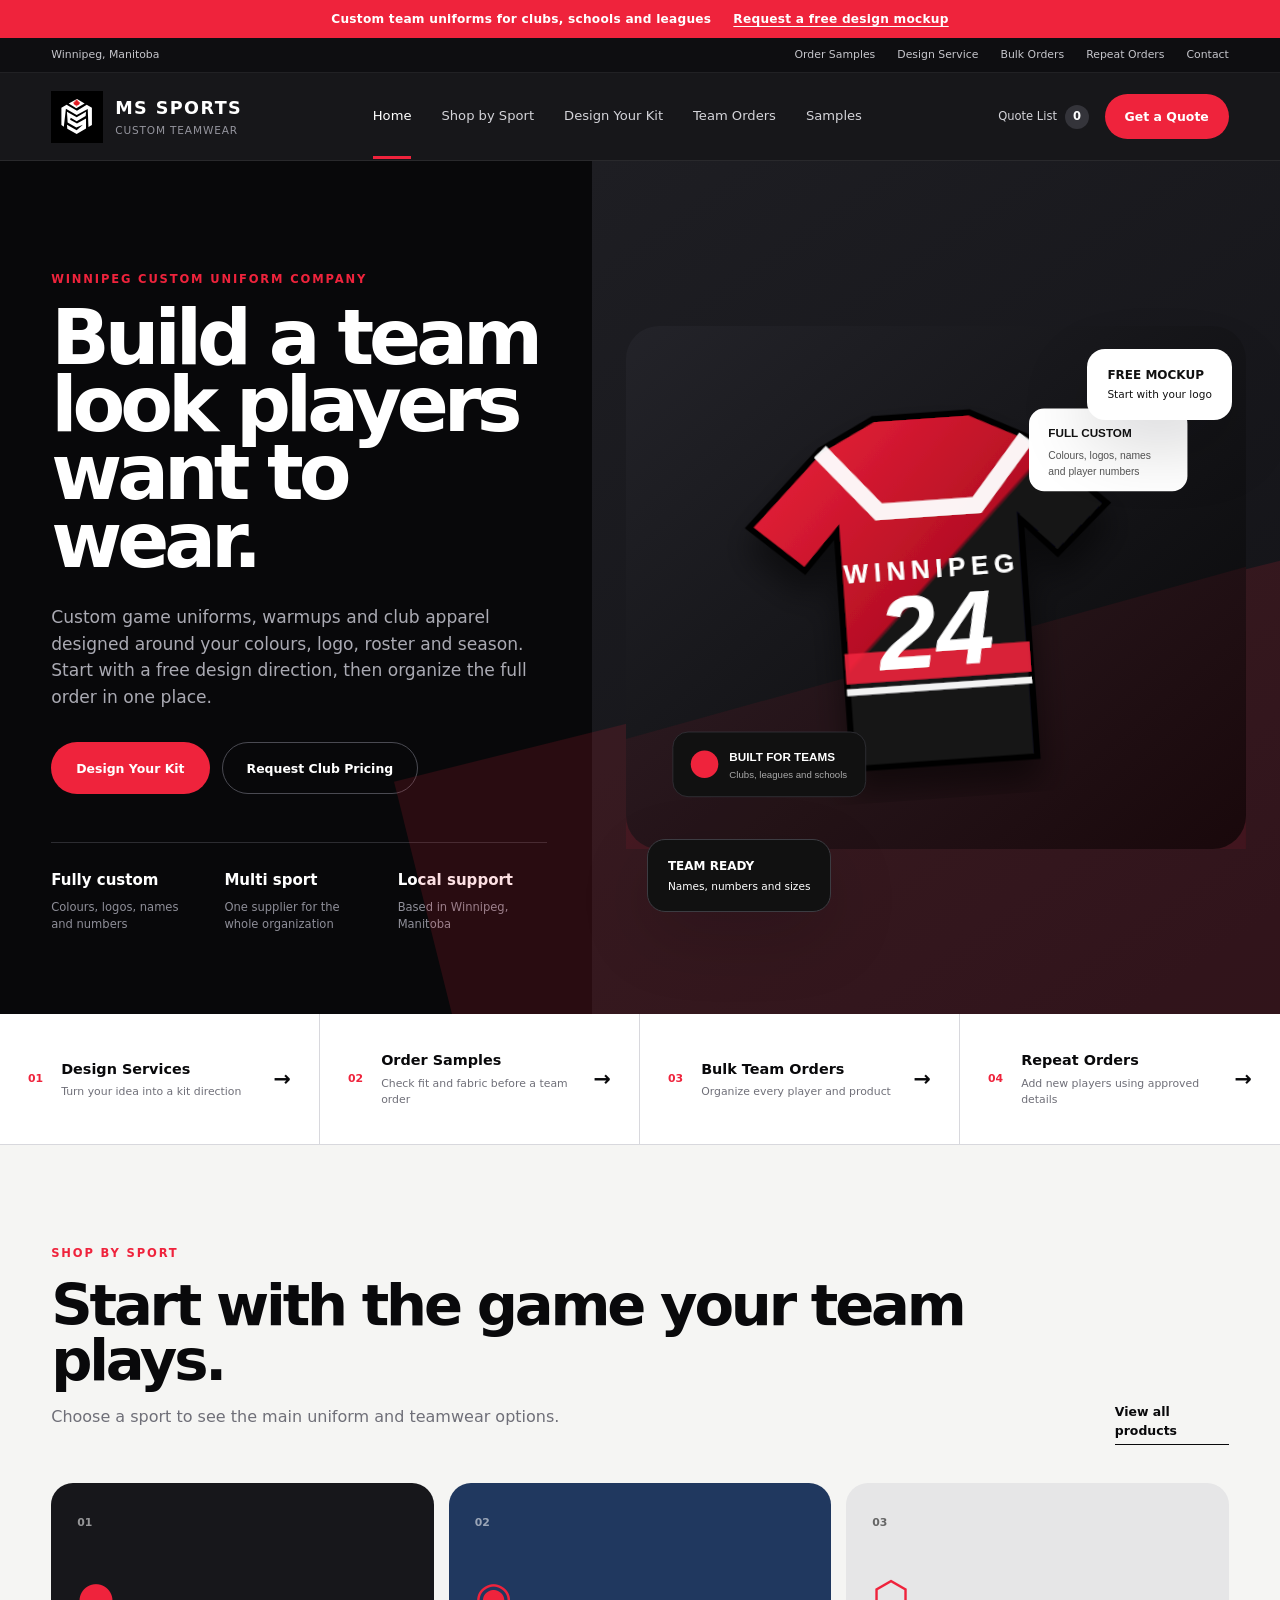
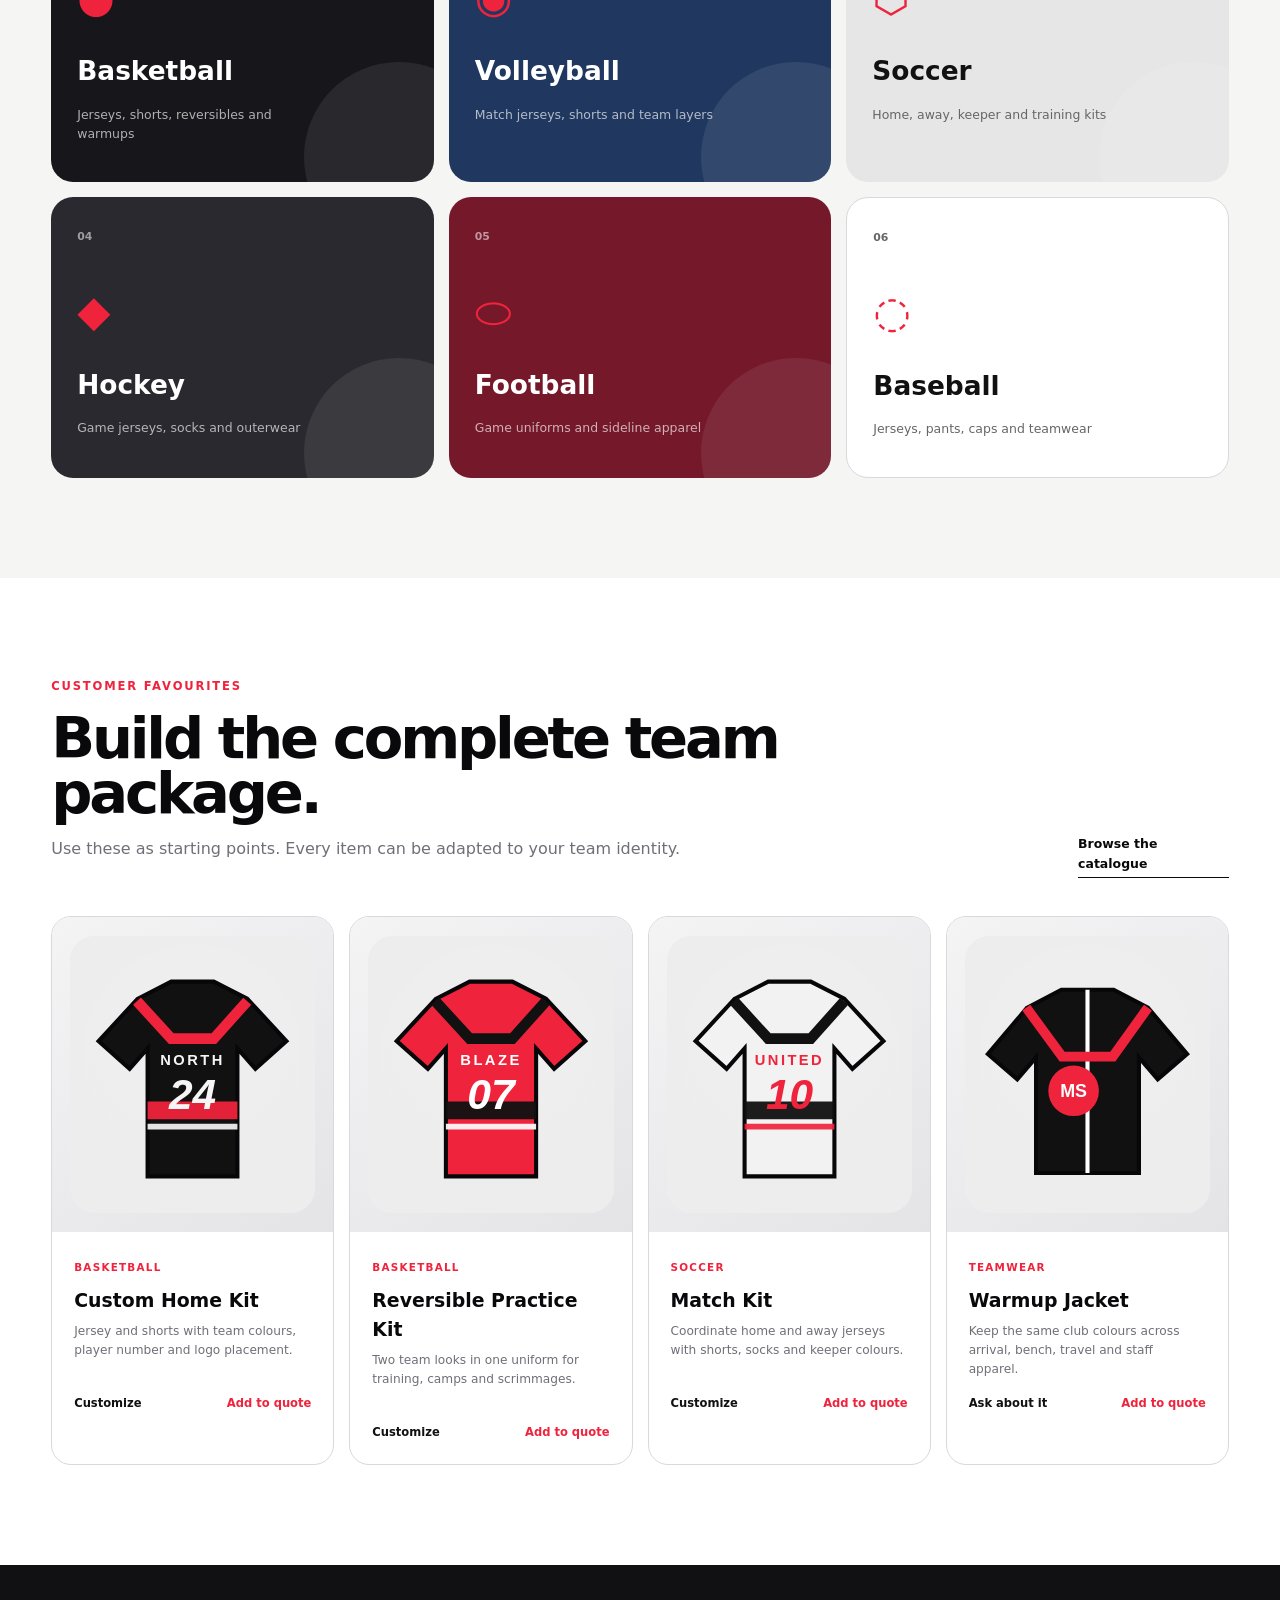
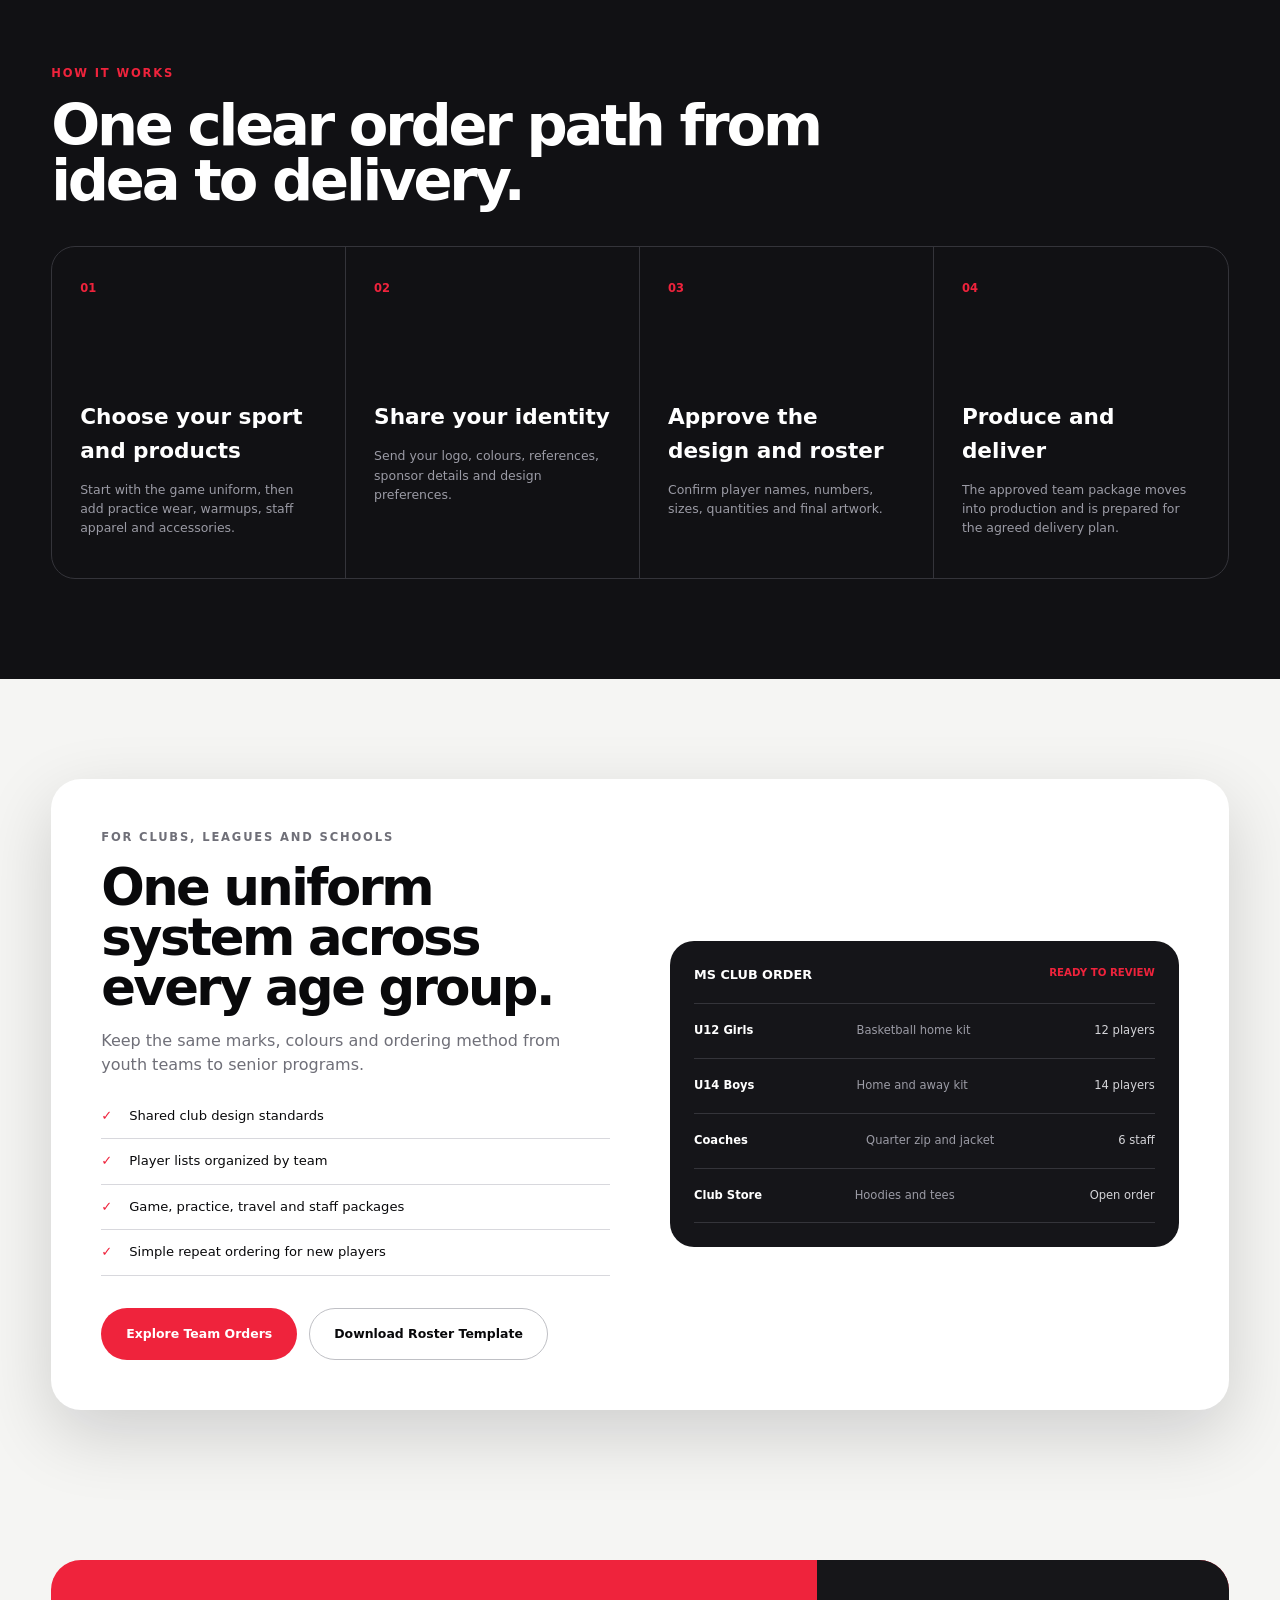
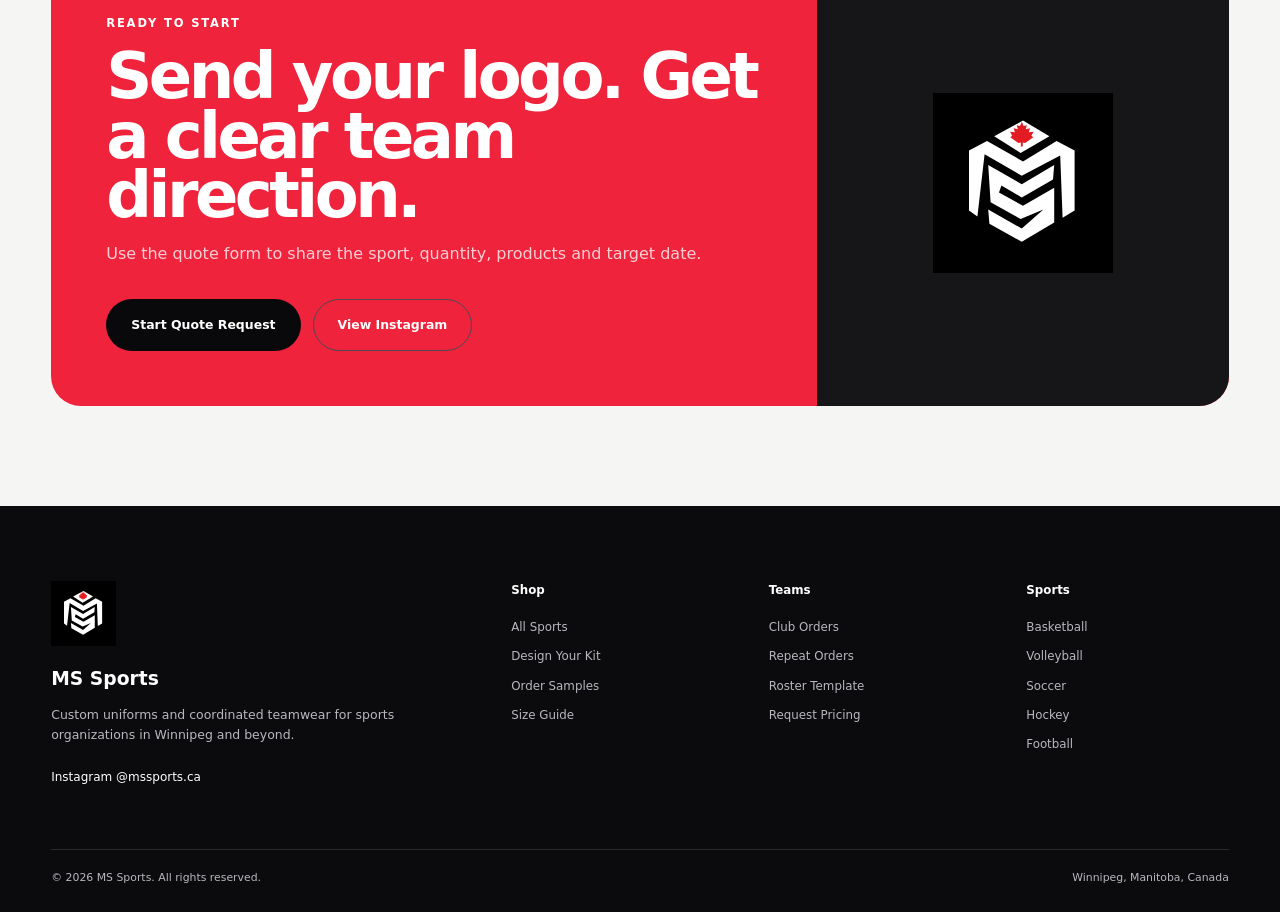
<file: index.html>
<!doctype html>
<html lang="en"><head><meta charset="utf-8"><meta name="viewport" content="width=device-width,initial-scale=1"><meta name="description" content="Custom sports uniforms, teamwear and club ordering from MS Sports in Winnipeg, Manitoba."><meta name="theme-color" content="#0b0b0d"><title>MS Sports | Custom Team Uniforms in Winnipeg</title><link rel="icon" href="assets/images/logo.svg"><link rel="stylesheet" href="assets/css/styles.css"></head>
<body data-page="home">
<div class="announcement">
  <span>Custom team uniforms for clubs, schools and leagues</span>
  <a href="contact.html">Request a free design mockup</a>
</div>
<div class="utility-bar">
  <div class="utility-inner">
    <span>Winnipeg, Manitoba</span>
    <nav aria-label="Quick links">
      <a href="samples.html">Order Samples</a>
      <a href="customize.html">Design Service</a>
      <a href="team_orders.html">Bulk Orders</a>
      <a href="repeat_orders.html">Repeat Orders</a>
      <a href="contact.html">Contact</a>
    </nav>
  </div>
</div>
<header class="site-header">
  <a class="brand" href="index.html" aria-label="MS Sports home">
    <img src="assets/images/logo.svg" alt="MS Sports logo">
    <span><strong>MS SPORTS</strong><small>Custom Teamwear</small></span>
  </a>
  <button class="menu-toggle" type="button" aria-expanded="false" aria-controls="main-nav"><span></span><span></span><span></span><span class="sr-only">Open navigation</span></button>
  <nav id="main-nav" class="main-nav" aria-label="Main navigation">
    <a href="index.html" data-nav="home">Home</a>
    <a href="products.html" data-nav="products">Shop by Sport</a>
    <a href="customize.html" data-nav="customize">Design Your Kit</a>
    <a href="team_orders.html" data-nav="teams">Team Orders</a>
    <a href="samples.html" data-nav="samples">Samples</a>
  </nav>
  <div class="header-actions">
    <a class="quote-bag" href="contact.html#quote"><span>Quote List</span><b data-quote-count>0</b></a>
    <a class="nav-cta" href="contact.html">Get a Quote</a>
  </div>
</header>
<main>
<section class="hero">
  <div class="hero-grid">
    <div class="hero-copy reveal">
      <p class="kicker">Winnipeg custom uniform company</p>
      <h1>Build a team look players want to wear.</h1>
      <p class="hero-lead">Custom game uniforms, warmups and club apparel designed around your colours, logo, roster and season. Start with a free design direction, then organize the full order in one place.</p>
      <div class="actions"><a class="btn primary" href="customize.html">Design Your Kit</a><a class="btn ghost light" href="contact.html">Request Club Pricing</a></div>
      <div class="hero-proof"><div><strong>Fully custom</strong><span>Colours, logos, names and numbers</span></div><div><strong>Multi sport</strong><span>One supplier for the whole organization</span></div><div><strong>Local support</strong><span>Based in Winnipeg, Manitoba</span></div></div>
    </div>
    <div class="hero-visual reveal"><img src="assets/images/hero_kit.svg" alt="Black, red and white custom basketball uniform concept"><div class="hero-tag tag-a"><b>FREE MOCKUP</b><span>Start with your logo</span></div><div class="hero-tag tag-b"><b>TEAM READY</b><span>Names, numbers and sizes</span></div></div>
  </div>
</section>
<section class="action-strip">
  <a href="customize.html"><span>01</span><div><strong>Design Services</strong><small>Turn your idea into a kit direction</small></div><b>→</b></a>
  <a href="samples.html"><span>02</span><div><strong>Order Samples</strong><small>Check fit and fabric before a team order</small></div><b>→</b></a>
  <a href="team_orders.html"><span>03</span><div><strong>Bulk Team Orders</strong><small>Organize every player and product</small></div><b>→</b></a>
  <a href="repeat_orders.html"><span>04</span><div><strong>Repeat Orders</strong><small>Add new players using approved details</small></div><b>→</b></a>
</section>
<section class="section"><div class="wrap"><div class="section-head split reveal"><div><p class="kicker">Shop by sport</p><h2>Start with the game your team plays.</h2><p>Choose a sport to see the main uniform and teamwear options.</p></div><a class="text-link" href="products.html">View all products</a></div>
<div class="sport-grid">
<a class="sport-tile reveal basketball" href="products.html#basketball"><span>01</span><div class="sport-ball">●</div><h3>Basketball</h3><p>Jerseys, shorts, reversibles and warmups</p></a>
<a class="sport-tile reveal volleyball" href="products.html#volleyball"><span>02</span><div class="sport-ball">◉</div><h3>Volleyball</h3><p>Match jerseys, shorts and team layers</p></a>
<a class="sport-tile reveal soccer" href="products.html#soccer"><span>03</span><div class="sport-ball">⬡</div><h3>Soccer</h3><p>Home, away, keeper and training kits</p></a>
<a class="sport-tile reveal hockey" href="products.html#hockey"><span>04</span><div class="sport-ball">◆</div><h3>Hockey</h3><p>Game jerseys, socks and outerwear</p></a>
<a class="sport-tile reveal football" href="products.html#football"><span>05</span><div class="sport-ball">⬭</div><h3>Football</h3><p>Game uniforms and sideline apparel</p></a>
<a class="sport-tile reveal baseball" href="products.html#baseball"><span>06</span><div class="sport-ball">◌</div><h3>Baseball</h3><p>Jerseys, pants, caps and teamwear</p></a>
</div></div></section>
<section class="section surface"><div class="wrap"><div class="section-head split reveal"><div><p class="kicker">Customer favourites</p><h2>Build the complete team package.</h2><p>Use these as starting points. Every item can be adapted to your team identity.</p></div><a class="text-link" href="products.html">Browse the catalogue</a></div>
<div class="product-grid featured-products">
<article class="product-card reveal" data-product="Basketball Home Kit"><div class="product-image"><img src="assets/images/products/basketball_home.svg" alt="Black and red basketball uniform"></div><div class="product-info"><small>Basketball</small><h3>Custom Home Kit</h3><p>Jersey and shorts with team colours, player number and logo placement.</p><div class="card-actions"><a href="customize.html">Customize</a><button type="button" data-add-quote="Basketball Home Kit">Add to quote</button></div></div></article>
<article class="product-card reveal" data-product="Basketball Reversible Kit"><div class="product-image"><img src="assets/images/products/basketball_away.svg" alt="Red and black basketball uniform"></div><div class="product-info"><small>Basketball</small><h3>Reversible Practice Kit</h3><p>Two team looks in one uniform for training, camps and scrimmages.</p><div class="card-actions"><a href="customize.html">Customize</a><button type="button" data-add-quote="Basketball Reversible Kit">Add to quote</button></div></div></article>
<article class="product-card reveal" data-product="Soccer Match Kit"><div class="product-image"><img src="assets/images/products/soccer.svg" alt="White custom soccer jersey"></div><div class="product-info"><small>Soccer</small><h3>Match Kit</h3><p>Coordinate home and away jerseys with shorts, socks and keeper colours.</p><div class="card-actions"><a href="customize.html">Customize</a><button type="button" data-add-quote="Soccer Match Kit">Add to quote</button></div></div></article>
<article class="product-card reveal" data-product="Team Warmup Jacket"><div class="product-image"><img src="assets/images/products/warmup.svg" alt="Black team warmup jacket"></div><div class="product-info"><small>Teamwear</small><h3>Warmup Jacket</h3><p>Keep the same club colours across arrival, bench, travel and staff apparel.</p><div class="card-actions"><a href="contact.html">Ask about it</a><button type="button" data-add-quote="Team Warmup Jacket">Add to quote</button></div></div></article>
</div></div></section>
<section class="section dark-band"><div class="wrap"><div class="section-head reveal"><p class="kicker">How it works</p><h2>One clear order path from idea to delivery.</h2></div><div class="process-grid"><article class="process-card reveal"><b>01</b><h3>Choose your sport and products</h3><p>Start with the game uniform, then add practice wear, warmups, staff apparel and accessories.</p></article><article class="process-card reveal"><b>02</b><h3>Share your identity</h3><p>Send your logo, colours, references, sponsor details and design preferences.</p></article><article class="process-card reveal"><b>03</b><h3>Approve the design and roster</h3><p>Confirm player names, numbers, sizes, quantities and final artwork.</p></article><article class="process-card reveal"><b>04</b><h3>Produce and deliver</h3><p>The approved team package moves into production and is prepared for the agreed delivery plan.</p></article></div></div></section>
<section class="section"><div class="wrap"><div class="team-panel reveal"><div><p class="kicker">For clubs, leagues and schools</p><h2>One uniform system across every age group.</h2><p>Keep the same marks, colours and ordering method from youth teams to senior programs.</p><ul class="check-list"><li>Shared club design standards</li><li>Player lists organized by team</li><li>Game, practice, travel and staff packages</li><li>Simple repeat ordering for new players</li></ul><div class="actions"><a class="btn primary" href="team_orders.html">Explore Team Orders</a><a class="btn ghost" href="downloads/team_roster_template.csv" download>Download Roster Template</a></div></div><div class="team-dashboard"><div class="dashboard-head"><strong>MS CLUB ORDER</strong><span>READY TO REVIEW</span></div><div class="order-row"><b>U12 Girls</b><span>Basketball home kit</span><em>12 players</em></div><div class="order-row"><b>U14 Boys</b><span>Home and away kit</span><em>14 players</em></div><div class="order-row"><b>Coaches</b><span>Quarter zip and jacket</span><em>6 staff</em></div><div class="order-row"><b>Club Store</b><span>Hoodies and tees</span><em>Open order</em></div></div></div></div></section>
<section class="section tight"><div class="wrap"><div class="quote-callout reveal"><div><p class="kicker white">Ready to start</p><h2>Send your logo. Get a clear team direction.</h2><p>Use the quote form to share the sport, quantity, products and target date.</p><div class="actions"><a class="btn dark" href="contact.html">Start Quote Request</a><a class="btn ghost light" href="https://www.instagram.com/mssports.ca/" target="_blank" rel="noreferrer">View Instagram</a></div></div><div class="quote-side"><img src="assets/images/logo.svg" alt="MS Sports logo"></div></div></div></section>
</main>
<footer class="site-footer">
  <div class="wrap footer-grid">
    <div class="footer-brand"><img src="assets/images/logo.svg" alt=""><h3>MS Sports</h3><p>Custom uniforms and coordinated teamwear for sports organizations in Winnipeg and beyond.</p><a class="instagram-link" href="https://www.instagram.com/mssports.ca/" target="_blank" rel="noreferrer">Instagram @mssports.ca</a></div>
    <div class="footer-col"><h4>Shop</h4><a href="products.html">All Sports</a><a href="customize.html">Design Your Kit</a><a href="samples.html">Order Samples</a><a href="size_guide.html">Size Guide</a></div>
    <div class="footer-col"><h4>Teams</h4><a href="team_orders.html">Club Orders</a><a href="repeat_orders.html">Repeat Orders</a><a href="downloads/team_roster_template.csv" download>Roster Template</a><a href="contact.html">Request Pricing</a></div>
    <div class="footer-col"><h4>Sports</h4><a href="products.html#basketball">Basketball</a><a href="products.html#volleyball">Volleyball</a><a href="products.html#soccer">Soccer</a><a href="products.html#hockey">Hockey</a><a href="products.html#football">Football</a></div>
  </div>
  <div class="wrap footer-bottom"><span>© <span data-year></span> MS Sports. All rights reserved.</span><span>Winnipeg, Manitoba, Canada</span></div>
</footer>
<div class="toast" role="status" aria-live="polite" data-toast></div>
<script src="assets/js/app.js"></script>
</body></html>
</file>
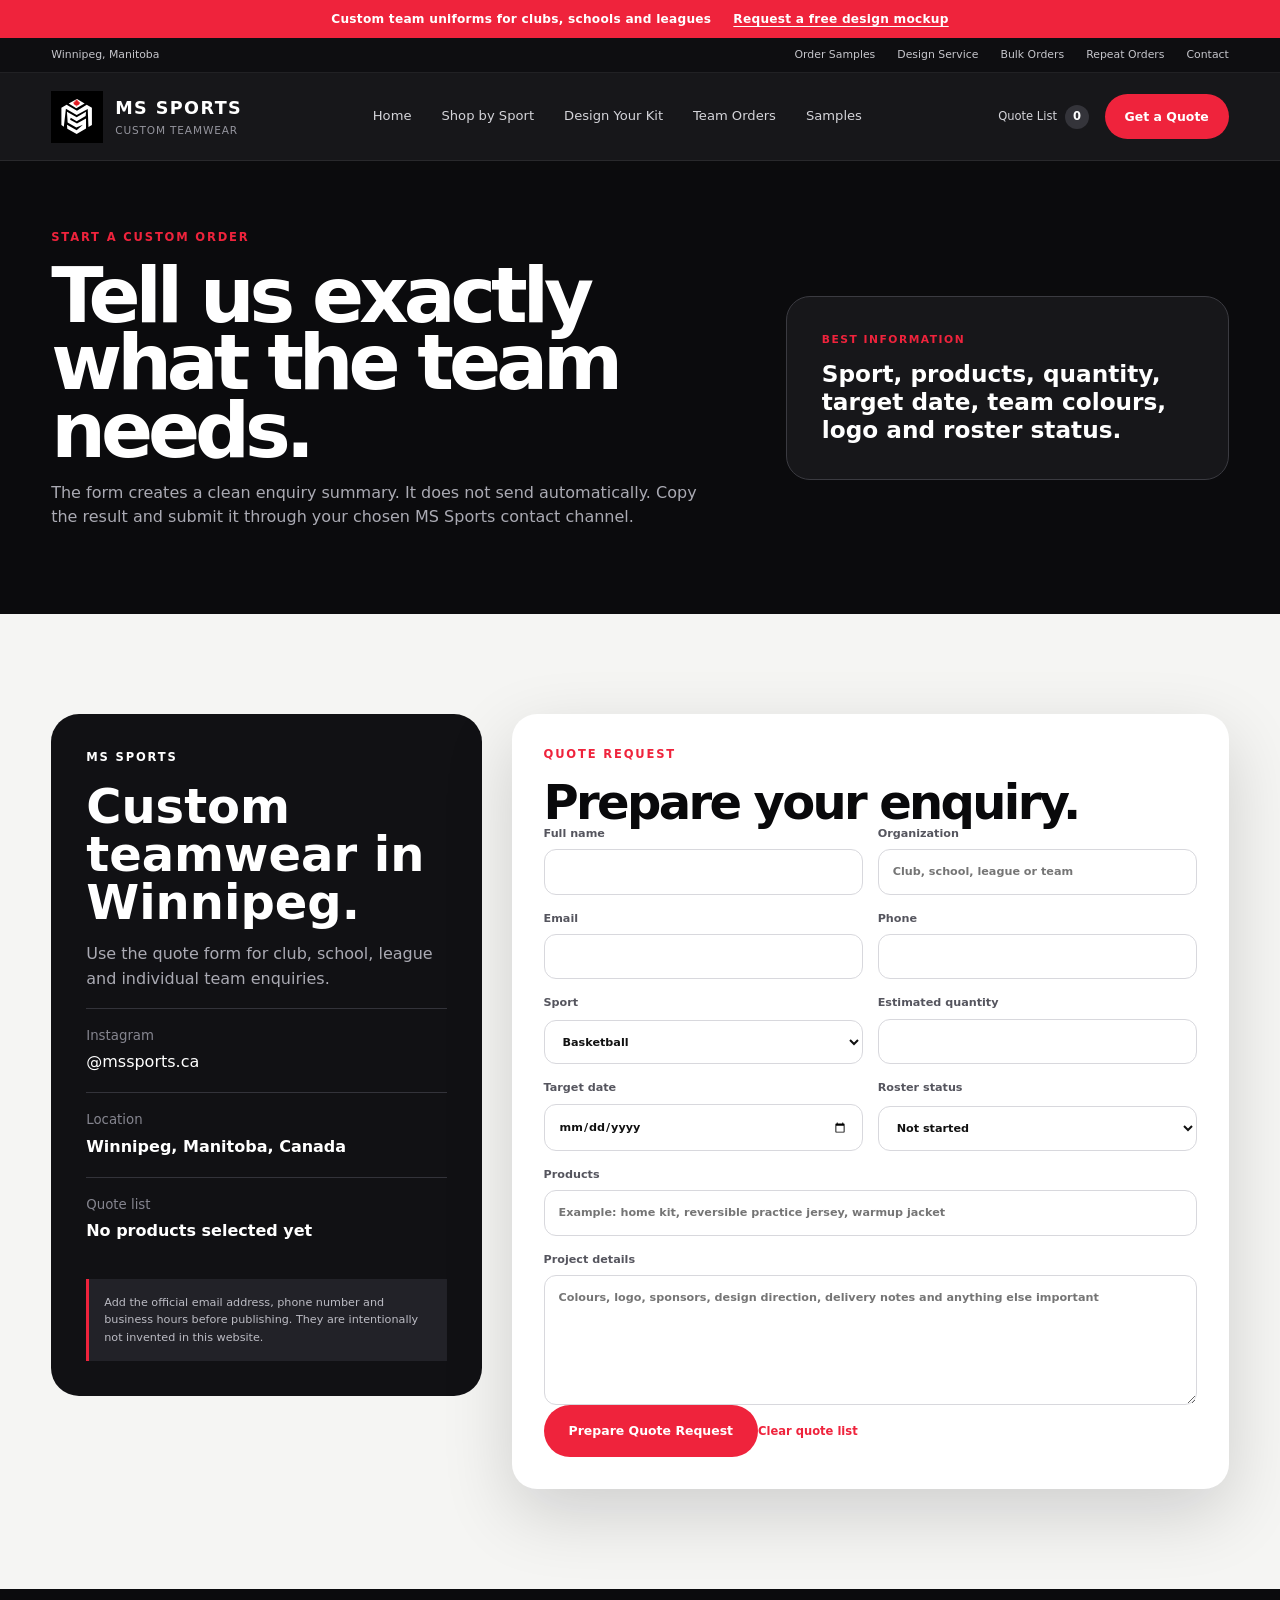
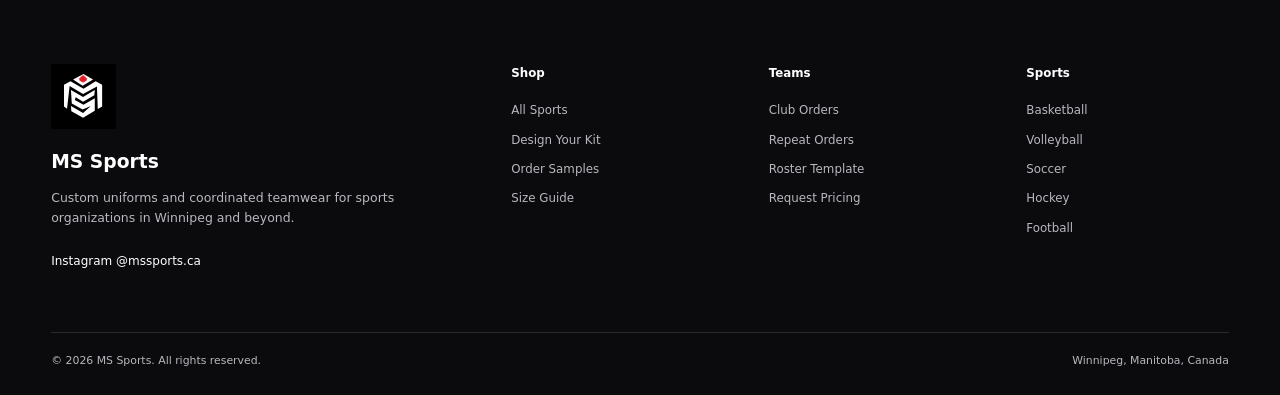
<file: contact.html>
<!doctype html>
<html lang="en"><head><meta charset="utf-8"><meta name="viewport" content="width=device-width,initial-scale=1"><meta name="description" content="Prepare a custom team uniform quote request for MS Sports in Winnipeg."><meta name="theme-color" content="#0b0b0d"><title>Get a Quote | MS Sports</title><link rel="icon" href="assets/images/logo.svg"><link rel="stylesheet" href="assets/css/styles.css"></head>
<body data-page="contact">
<div class="announcement">
  <span>Custom team uniforms for clubs, schools and leagues</span>
  <a href="contact.html">Request a free design mockup</a>
</div>
<div class="utility-bar">
  <div class="utility-inner">
    <span>Winnipeg, Manitoba</span>
    <nav aria-label="Quick links">
      <a href="samples.html">Order Samples</a>
      <a href="customize.html">Design Service</a>
      <a href="team_orders.html">Bulk Orders</a>
      <a href="repeat_orders.html">Repeat Orders</a>
      <a href="contact.html">Contact</a>
    </nav>
  </div>
</div>
<header class="site-header">
  <a class="brand" href="index.html" aria-label="MS Sports home">
    <img src="assets/images/logo.svg" alt="MS Sports logo">
    <span><strong>MS SPORTS</strong><small>Custom Teamwear</small></span>
  </a>
  <button class="menu-toggle" type="button" aria-expanded="false" aria-controls="main-nav"><span></span><span></span><span></span><span class="sr-only">Open navigation</span></button>
  <nav id="main-nav" class="main-nav" aria-label="Main navigation">
    <a href="index.html" data-nav="home">Home</a>
    <a href="products.html" data-nav="products">Shop by Sport</a>
    <a href="customize.html" data-nav="customize">Design Your Kit</a>
    <a href="team_orders.html" data-nav="teams">Team Orders</a>
    <a href="samples.html" data-nav="samples">Samples</a>
  </nav>
  <div class="header-actions">
    <a class="quote-bag" href="contact.html#quote"><span>Quote List</span><b data-quote-count>0</b></a>
    <a class="nav-cta" href="contact.html">Get a Quote</a>
  </div>
</header>
<main>
<section class="page-hero compact"><div class="wrap page-hero-grid"><div><p class="kicker">Start a custom order</p><h1>Tell us exactly what the team needs.</h1><p>The form creates a clean enquiry summary. It does not send automatically. Copy the result and submit it through your chosen MS Sports contact channel.</p></div><div class="page-hero-card"><span>BEST INFORMATION</span><strong>Sport, products, quantity, target date, team colours, logo and roster status.</strong></div></div></section>
<section class="section" id="quote"><div class="wrap"><div class="contact-grid"><div class="contact-info"><p class="kicker white">MS Sports</p><h2>Custom teamwear in Winnipeg.</h2><p>Use the quote form for club, school, league and individual team enquiries.</p><div class="contact-item"><small>Instagram</small><a href="https://www.instagram.com/mssports.ca/" target="_blank" rel="noreferrer">@mssports.ca</a></div><div class="contact-item"><small>Location</small><strong>Winnipeg, Manitoba, Canada</strong></div><div class="contact-item"><small>Quote list</small><strong data-contact-quote-list>No products selected yet</strong></div><div class="notice">Add the official email address, phone number and business hours before publishing. They are intentionally not invented in this website.</div></div>
<form class="form-card" id="quoteForm"><p class="kicker">Quote request</p><h2>Prepare your enquiry.</h2><div class="form-grid"><label>Full name<input name="name" autocomplete="name" required></label><label>Organization<input name="organization" placeholder="Club, school, league or team"></label><label>Email<input type="email" name="email" autocomplete="email" required></label><label>Phone<input name="phone" autocomplete="tel"></label><label>Sport<select name="sport"><option>Basketball</option><option>Volleyball</option><option>Soccer</option><option>Hockey</option><option>Football</option><option>Baseball</option><option>Other</option></select></label><label>Estimated quantity<input type="number" min="1" name="quantity"></label><label>Target date<input type="date" name="date"></label><label>Roster status<select name="roster"><option>Not started</option><option>Collecting sizes</option><option>Ready to submit</option></select></label><label class="full">Products<input name="products" data-products-field placeholder="Example: home kit, reversible practice jersey, warmup jacket"></label><label class="full">Project details<textarea name="details" placeholder="Colours, logo, sponsors, design direction, delivery notes and anything else important"></textarea></label></div><button class="btn primary" type="submit">Prepare Quote Request</button><button class="text-button" type="button" data-clear-quote>Clear quote list</button><div class="form-result" id="formResult"></div></form></div></div></section>
</main>
<footer class="site-footer">
  <div class="wrap footer-grid">
    <div class="footer-brand"><img src="assets/images/logo.svg" alt=""><h3>MS Sports</h3><p>Custom uniforms and coordinated teamwear for sports organizations in Winnipeg and beyond.</p><a class="instagram-link" href="https://www.instagram.com/mssports.ca/" target="_blank" rel="noreferrer">Instagram @mssports.ca</a></div>
    <div class="footer-col"><h4>Shop</h4><a href="products.html">All Sports</a><a href="customize.html">Design Your Kit</a><a href="samples.html">Order Samples</a><a href="size_guide.html">Size Guide</a></div>
    <div class="footer-col"><h4>Teams</h4><a href="team_orders.html">Club Orders</a><a href="repeat_orders.html">Repeat Orders</a><a href="downloads/team_roster_template.csv" download>Roster Template</a><a href="contact.html">Request Pricing</a></div>
    <div class="footer-col"><h4>Sports</h4><a href="products.html#basketball">Basketball</a><a href="products.html#volleyball">Volleyball</a><a href="products.html#soccer">Soccer</a><a href="products.html#hockey">Hockey</a><a href="products.html#football">Football</a></div>
  </div>
  <div class="wrap footer-bottom"><span>© <span data-year></span> MS Sports. All rights reserved.</span><span>Winnipeg, Manitoba, Canada</span></div>
</footer>
<div class="toast" role="status" aria-live="polite" data-toast></div>
<script src="assets/js/app.js"></script>
</body></html>
</file>
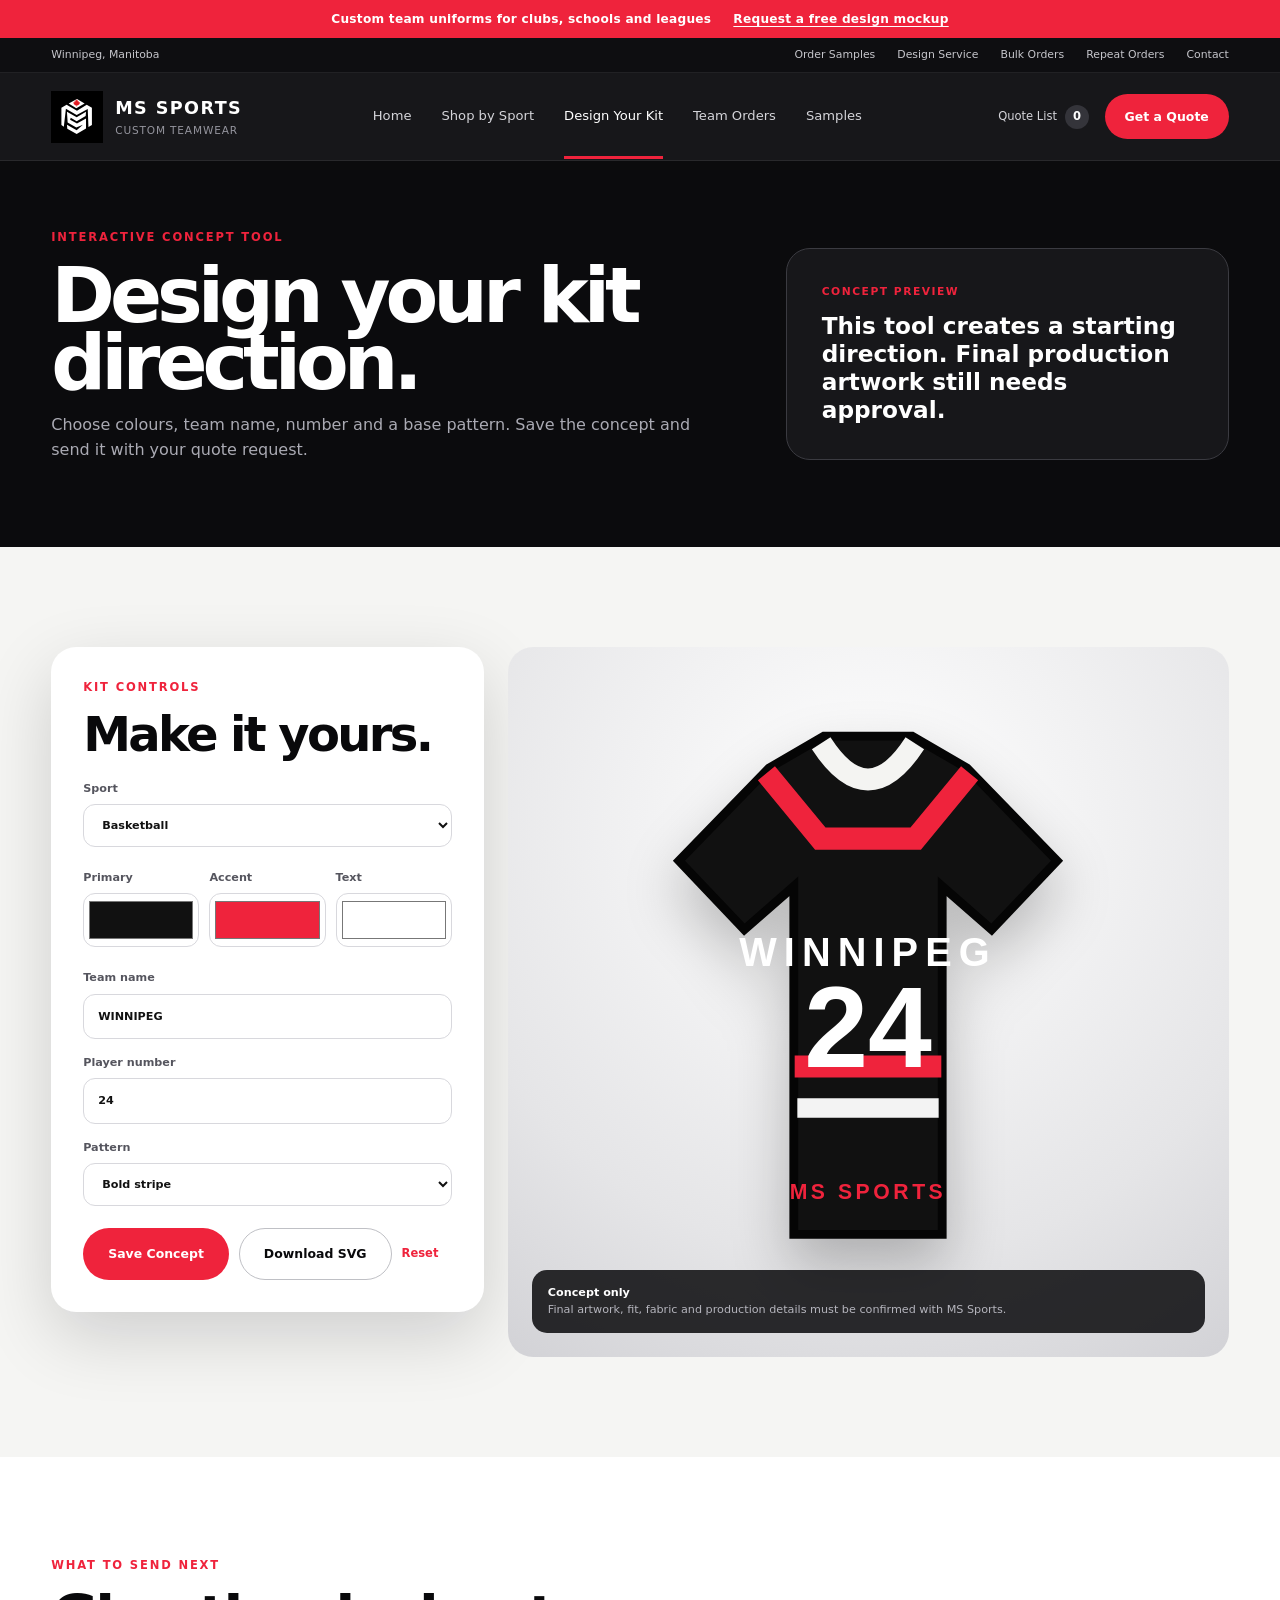
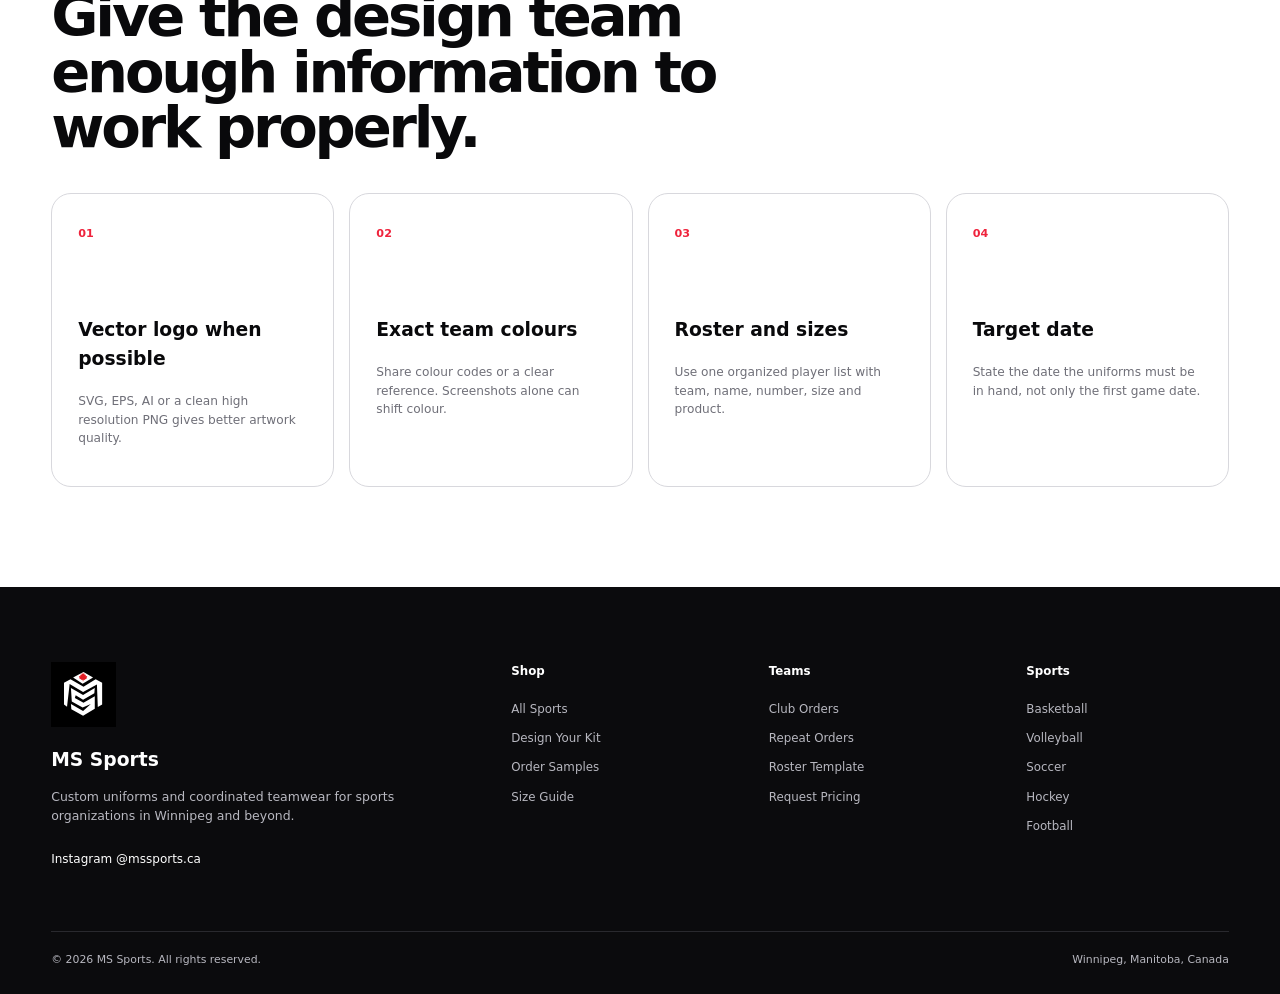
<file: customize.html>
<!doctype html>
<html lang="en"><head><meta charset="utf-8"><meta name="viewport" content="width=device-width,initial-scale=1"><meta name="description" content="Create a custom sports jersey concept using MS Sports colours, name, number and pattern controls."><meta name="theme-color" content="#0b0b0d"><title>Design Your Kit | MS Sports</title><link rel="icon" href="assets/images/logo.svg"><link rel="stylesheet" href="assets/css/styles.css"></head>
<body data-page="customize">
<div class="announcement">
  <span>Custom team uniforms for clubs, schools and leagues</span>
  <a href="contact.html">Request a free design mockup</a>
</div>
<div class="utility-bar">
  <div class="utility-inner">
    <span>Winnipeg, Manitoba</span>
    <nav aria-label="Quick links">
      <a href="samples.html">Order Samples</a>
      <a href="customize.html">Design Service</a>
      <a href="team_orders.html">Bulk Orders</a>
      <a href="repeat_orders.html">Repeat Orders</a>
      <a href="contact.html">Contact</a>
    </nav>
  </div>
</div>
<header class="site-header">
  <a class="brand" href="index.html" aria-label="MS Sports home">
    <img src="assets/images/logo.svg" alt="MS Sports logo">
    <span><strong>MS SPORTS</strong><small>Custom Teamwear</small></span>
  </a>
  <button class="menu-toggle" type="button" aria-expanded="false" aria-controls="main-nav"><span></span><span></span><span></span><span class="sr-only">Open navigation</span></button>
  <nav id="main-nav" class="main-nav" aria-label="Main navigation">
    <a href="index.html" data-nav="home">Home</a>
    <a href="products.html" data-nav="products">Shop by Sport</a>
    <a href="customize.html" data-nav="customize">Design Your Kit</a>
    <a href="team_orders.html" data-nav="teams">Team Orders</a>
    <a href="samples.html" data-nav="samples">Samples</a>
  </nav>
  <div class="header-actions">
    <a class="quote-bag" href="contact.html#quote"><span>Quote List</span><b data-quote-count>0</b></a>
    <a class="nav-cta" href="contact.html">Get a Quote</a>
  </div>
</header>
<main>
<section class="page-hero compact"><div class="wrap page-hero-grid"><div><p class="kicker">Interactive concept tool</p><h1>Design your kit direction.</h1><p>Choose colours, team name, number and a base pattern. Save the concept and send it with your quote request.</p></div><div class="page-hero-card"><span>CONCEPT PREVIEW</span><strong>This tool creates a starting direction. Final production artwork still needs approval.</strong></div></div></section>
<section class="section"><div class="wrap"><div class="customizer" data-designer>
<div class="control-panel"><p class="kicker">Kit controls</p><h2>Make it yours.</h2>
<div class="control-group"><label>Sport<select id="sportSelect"><option>Basketball</option><option>Volleyball</option><option>Soccer</option><option>Hockey</option><option>Football</option><option>Baseball</option></select></label></div>
<div class="color-row"><label>Primary<input type="color" id="primaryColor" value="#111111"></label><label>Accent<input type="color" id="accentColor" value="#ef233c"></label><label>Text<input type="color" id="textColor" value="#ffffff"></label></div>
<div class="control-group"><label>Team name<input id="teamName" maxlength="16" value="WINNIPEG"></label><label>Player number<input id="playerNumber" maxlength="2" value="24" inputmode="numeric"></label><label>Pattern<select id="pattern"><option value="stripe">Bold stripe</option><option value="split">Split colour</option><option value="clean">Clean minimal</option></select></label></div>
<div class="designer-actions"><button class="btn primary" type="button" id="saveDesigner">Save Concept</button><button class="btn ghost" type="button" id="downloadDesigner">Download SVG</button><button class="text-button" type="button" id="resetDesigner">Reset</button></div>
<div class="saved-design" data-saved-design hidden></div>
</div>
<div class="preview-panel"><svg id="jerseySvg" class="jersey-preview" viewBox="0 0 600 700" role="img" aria-label="Custom jersey preview"><path id="jerseyBase" d="M188 86 250 50h100l62 36 102 105-74 78-56-49v394H216V220l-56 49-74-78Z" fill="#111111" stroke="#050505" stroke-width="10"/><path d="M247 58q53 82 106 0" fill="none" stroke="#f4f4f2" stroke-width="25"/><path id="jerseyAccent" d="M185 92 246 166h108l61-74M217 424h166" fill="none" stroke="#ef233c" stroke-width="25"/><path id="jerseyStripe" d="M220 471h160" fill="none" stroke="#ffffff" stroke-width="22"/><text id="jerseyTeam" x="300" y="310" text-anchor="middle" fill="#ffffff" font-size="45" font-family="Arial" font-weight="700" letter-spacing="8">WINNIPEG</text><text id="jerseyNumber" x="300" y="425" text-anchor="middle" fill="#ffffff" font-size="130" font-family="Arial" font-weight="800">24</text><text x="300" y="574" text-anchor="middle" fill="#ef233c" font-size="24" font-family="Arial" font-weight="700" letter-spacing="4">MS SPORTS</text></svg><div class="preview-note"><b>Concept only</b><span>Final artwork, fit, fabric and production details must be confirmed with MS Sports.</span></div></div>
</div></div></section>
<section class="section surface"><div class="wrap"><div class="section-head reveal"><p class="kicker">What to send next</p><h2>Give the design team enough information to work properly.</h2></div><div class="info-grid"><article><b>01</b><h3>Vector logo when possible</h3><p>SVG, EPS, AI or a clean high resolution PNG gives better artwork quality.</p></article><article><b>02</b><h3>Exact team colours</h3><p>Share colour codes or a clear reference. Screenshots alone can shift colour.</p></article><article><b>03</b><h3>Roster and sizes</h3><p>Use one organized player list with team, name, number, size and product.</p></article><article><b>04</b><h3>Target date</h3><p>State the date the uniforms must be in hand, not only the first game date.</p></article></div></div></section>
</main>
<footer class="site-footer">
  <div class="wrap footer-grid">
    <div class="footer-brand"><img src="assets/images/logo.svg" alt=""><h3>MS Sports</h3><p>Custom uniforms and coordinated teamwear for sports organizations in Winnipeg and beyond.</p><a class="instagram-link" href="https://www.instagram.com/mssports.ca/" target="_blank" rel="noreferrer">Instagram @mssports.ca</a></div>
    <div class="footer-col"><h4>Shop</h4><a href="products.html">All Sports</a><a href="customize.html">Design Your Kit</a><a href="samples.html">Order Samples</a><a href="size_guide.html">Size Guide</a></div>
    <div class="footer-col"><h4>Teams</h4><a href="team_orders.html">Club Orders</a><a href="repeat_orders.html">Repeat Orders</a><a href="downloads/team_roster_template.csv" download>Roster Template</a><a href="contact.html">Request Pricing</a></div>
    <div class="footer-col"><h4>Sports</h4><a href="products.html#basketball">Basketball</a><a href="products.html#volleyball">Volleyball</a><a href="products.html#soccer">Soccer</a><a href="products.html#hockey">Hockey</a><a href="products.html#football">Football</a></div>
  </div>
  <div class="wrap footer-bottom"><span>© <span data-year></span> MS Sports. All rights reserved.</span><span>Winnipeg, Manitoba, Canada</span></div>
</footer>
<div class="toast" role="status" aria-live="polite" data-toast></div>
<script src="assets/js/app.js"></script>
</body></html>
</file>
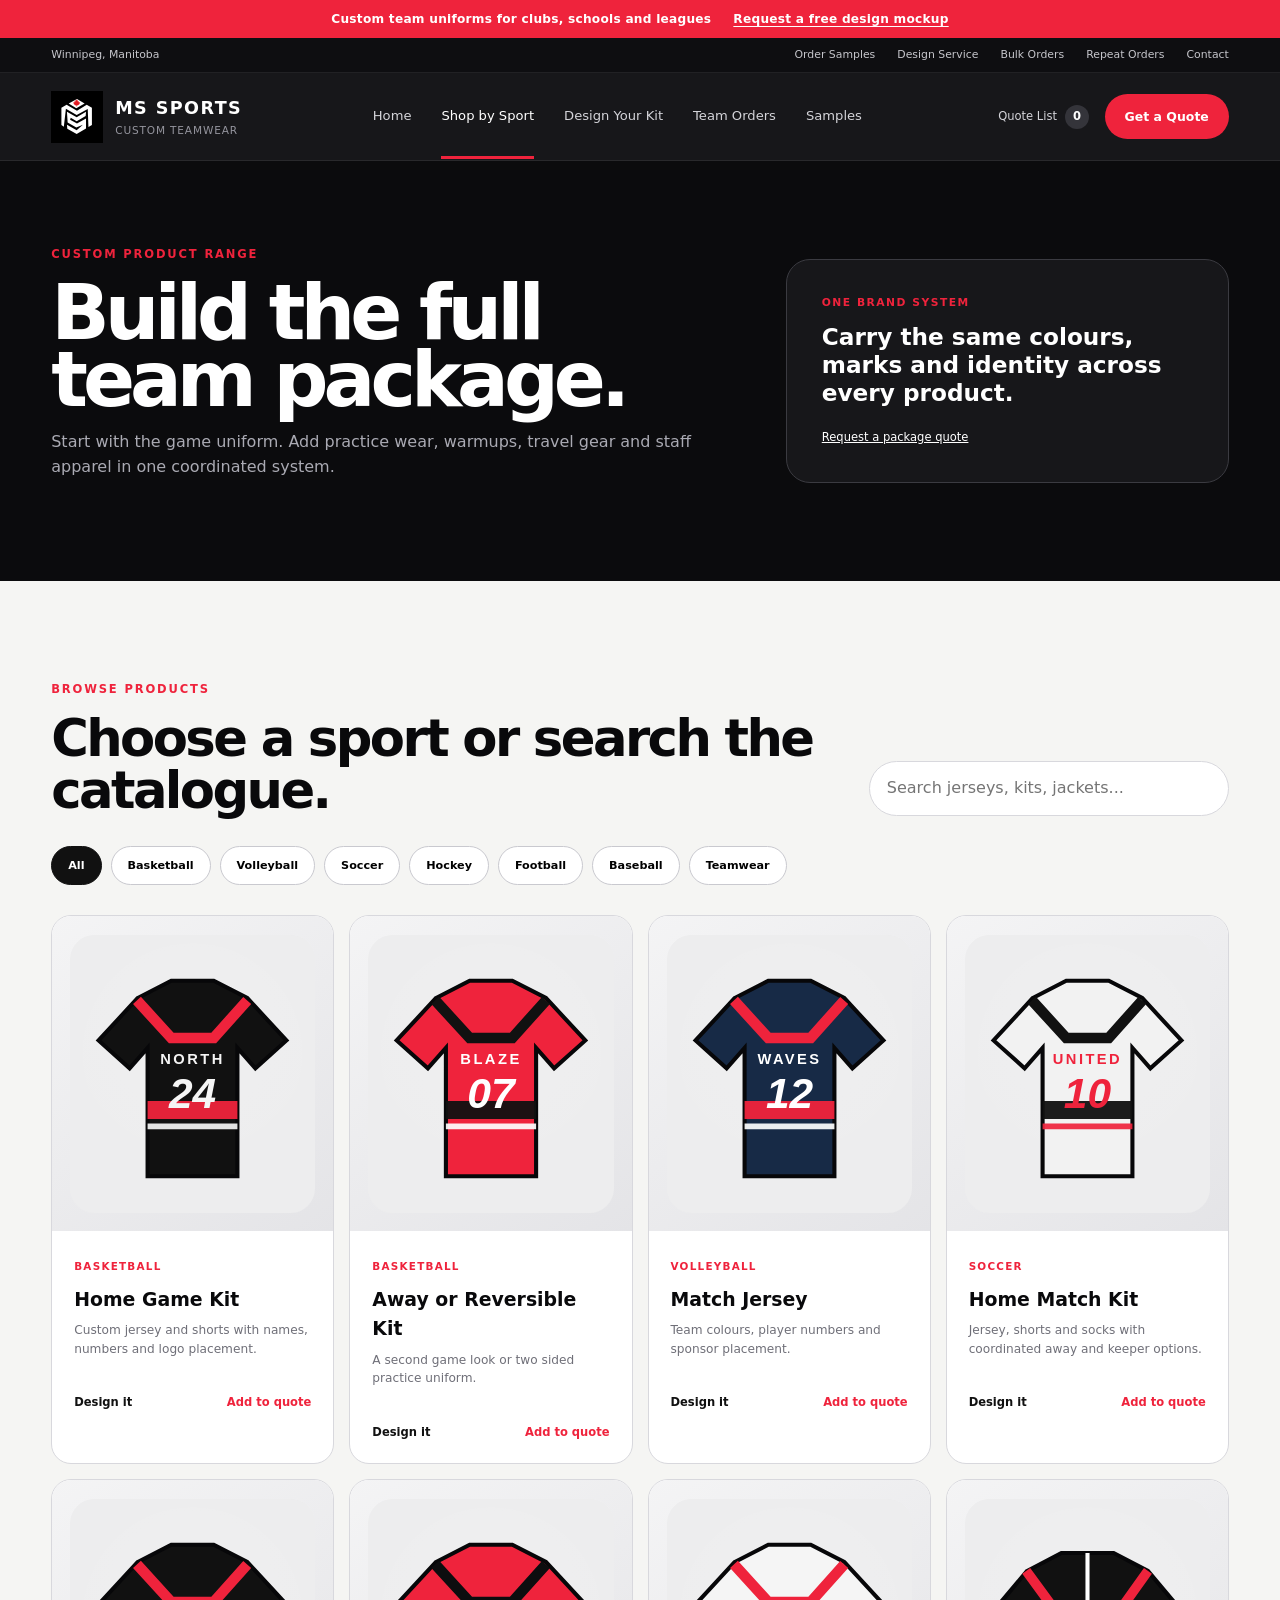
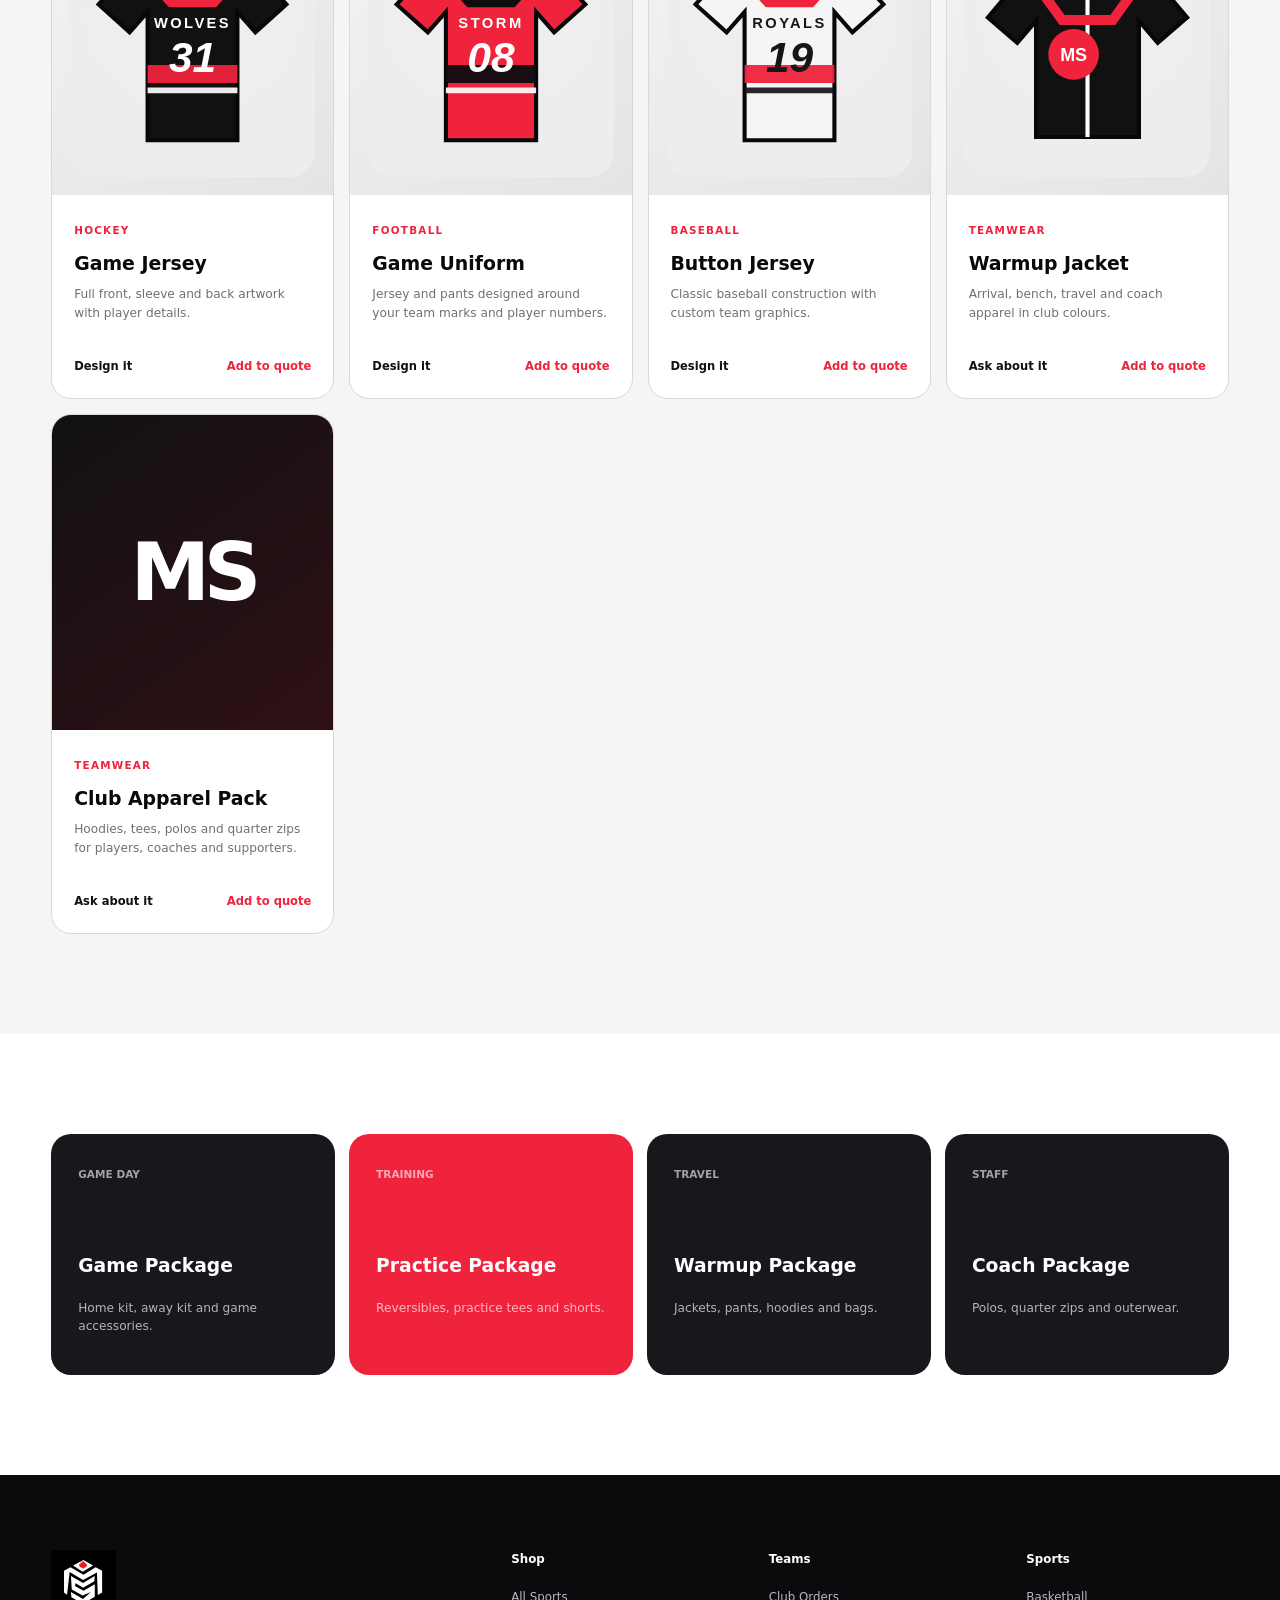
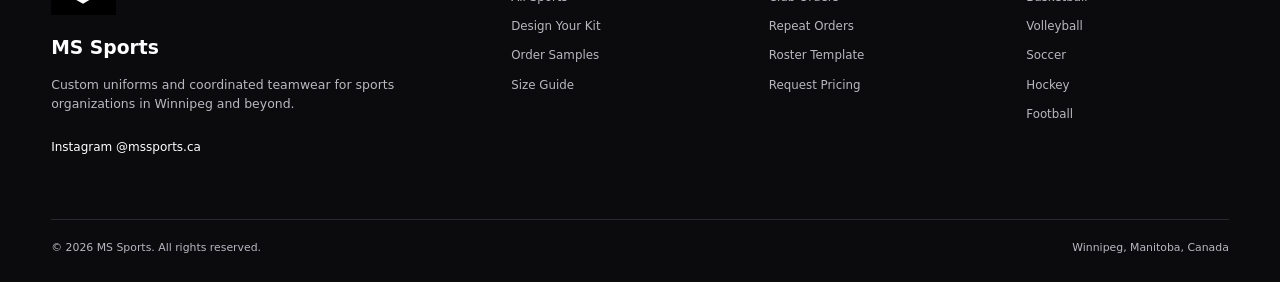
<file: products.html>
<!doctype html>
<html lang="en"><head><meta charset="utf-8"><meta name="viewport" content="width=device-width,initial-scale=1"><meta name="description" content="Browse custom basketball, volleyball, soccer, hockey, football, baseball and teamwear products."><meta name="theme-color" content="#0b0b0d"><title>Products | MS Sports</title><link rel="icon" href="assets/images/logo.svg"><link rel="stylesheet" href="assets/css/styles.css"></head>
<body data-page="products">
<div class="announcement">
  <span>Custom team uniforms for clubs, schools and leagues</span>
  <a href="contact.html">Request a free design mockup</a>
</div>
<div class="utility-bar">
  <div class="utility-inner">
    <span>Winnipeg, Manitoba</span>
    <nav aria-label="Quick links">
      <a href="samples.html">Order Samples</a>
      <a href="customize.html">Design Service</a>
      <a href="team_orders.html">Bulk Orders</a>
      <a href="repeat_orders.html">Repeat Orders</a>
      <a href="contact.html">Contact</a>
    </nav>
  </div>
</div>
<header class="site-header">
  <a class="brand" href="index.html" aria-label="MS Sports home">
    <img src="assets/images/logo.svg" alt="MS Sports logo">
    <span><strong>MS SPORTS</strong><small>Custom Teamwear</small></span>
  </a>
  <button class="menu-toggle" type="button" aria-expanded="false" aria-controls="main-nav"><span></span><span></span><span></span><span class="sr-only">Open navigation</span></button>
  <nav id="main-nav" class="main-nav" aria-label="Main navigation">
    <a href="index.html" data-nav="home">Home</a>
    <a href="products.html" data-nav="products">Shop by Sport</a>
    <a href="customize.html" data-nav="customize">Design Your Kit</a>
    <a href="team_orders.html" data-nav="teams">Team Orders</a>
    <a href="samples.html" data-nav="samples">Samples</a>
  </nav>
  <div class="header-actions">
    <a class="quote-bag" href="contact.html#quote"><span>Quote List</span><b data-quote-count>0</b></a>
    <a class="nav-cta" href="contact.html">Get a Quote</a>
  </div>
</header>
<main>
<section class="page-hero"><div class="wrap page-hero-grid"><div><p class="kicker">Custom product range</p><h1>Build the full team package.</h1><p>Start with the game uniform. Add practice wear, warmups, travel gear and staff apparel in one coordinated system.</p></div><div class="page-hero-card"><span>ONE BRAND SYSTEM</span><strong>Carry the same colours, marks and identity across every product.</strong><a href="contact.html">Request a package quote</a></div></div></section>
<section class="section"><div class="wrap"><div class="catalog-toolbar"><div><p class="kicker">Browse products</p><h2>Choose a sport or search the catalogue.</h2></div><label class="search-box"><span class="sr-only">Search products</span><input type="search" placeholder="Search jerseys, kits, jackets..." data-product-search></label></div>
<div class="filter-row" role="group" aria-label="Product filters"><button class="active" data-filter="all">All</button><button data-filter="basketball">Basketball</button><button data-filter="volleyball">Volleyball</button><button data-filter="soccer">Soccer</button><button data-filter="hockey">Hockey</button><button data-filter="football">Football</button><button data-filter="baseball">Baseball</button><button data-filter="teamwear">Teamwear</button></div>
<div class="product-grid catalog-grid">
<article class="product-card" data-category="basketball" data-search="basketball home game jersey shorts kit" id="basketball"><div class="product-image"><img src="assets/images/products/basketball_home.svg" alt="Black and red basketball kit"></div><div class="product-info"><small>Basketball</small><h3>Home Game Kit</h3><p>Custom jersey and shorts with names, numbers and logo placement.</p><div class="card-actions"><a href="customize.html">Design it</a><button data-add-quote="Basketball Home Game Kit">Add to quote</button></div></div></article><article class="product-card" data-category="basketball" data-search="basketball away reversible practice jersey shorts"><div class="product-image"><img src="assets/images/products/basketball_away.svg" alt="Red basketball kit"></div><div class="product-info"><small>Basketball</small><h3>Away or Reversible Kit</h3><p>A second game look or two sided practice uniform.</p><div class="card-actions"><a href="customize.html">Design it</a><button data-add-quote="Basketball Away or Reversible Kit">Add to quote</button></div></div></article><article class="product-card" data-category="volleyball" data-search="volleyball match jersey shorts uniform" id="volleyball"><div class="product-image"><img src="assets/images/products/volleyball.svg" alt="Blue and red volleyball jersey"></div><div class="product-info"><small>Volleyball</small><h3>Match Jersey</h3><p>Team colours, player numbers and sponsor placement.</p><div class="card-actions"><a href="customize.html">Design it</a><button data-add-quote="Volleyball Match Jersey">Add to quote</button></div></div></article><article class="product-card" data-category="soccer" data-search="soccer football match home away keeper kit jersey shorts socks" id="soccer"><div class="product-image"><img src="assets/images/products/soccer.svg" alt="White soccer jersey"></div><div class="product-info"><small>Soccer</small><h3>Home Match Kit</h3><p>Jersey, shorts and socks with coordinated away and keeper options.</p><div class="card-actions"><a href="customize.html">Design it</a><button data-add-quote="Soccer Home Match Kit">Add to quote</button></div></div></article><article class="product-card" data-category="hockey" data-search="hockey ice jersey socks uniform" id="hockey"><div class="product-image"><img src="assets/images/products/hockey.svg" alt="Custom hockey jersey"></div><div class="product-info"><small>Hockey</small><h3>Game Jersey</h3><p>Full front, sleeve and back artwork with player details.</p><div class="card-actions"><a href="customize.html">Design it</a><button data-add-quote="Hockey Game Jersey">Add to quote</button></div></div></article><article class="product-card" data-category="football" data-search="football american game uniform jersey pants" id="football"><div class="product-image"><img src="assets/images/products/football.svg" alt="Custom football jersey"></div><div class="product-info"><small>Football</small><h3>Game Uniform</h3><p>Jersey and pants designed around your team marks and player numbers.</p><div class="card-actions"><a href="customize.html">Design it</a><button data-add-quote="Football Game Uniform">Add to quote</button></div></div></article><article class="product-card" data-category="baseball" data-search="baseball softball button jersey pants cap uniform" id="baseball"><div class="product-image"><img src="assets/images/products/baseball.svg" alt="Custom baseball jersey"></div><div class="product-info"><small>Baseball</small><h3>Button Jersey</h3><p>Classic baseball construction with custom team graphics.</p><div class="card-actions"><a href="customize.html">Design it</a><button data-add-quote="Baseball Button Jersey">Add to quote</button></div></div></article><article class="product-card" data-category="teamwear" data-search="warmup jacket tracksuit travel coach staff outerwear" id="teamwear"><div class="product-image"><img src="assets/images/products/warmup.svg" alt="Black warmup jacket"></div><div class="product-info"><small>Teamwear</small><h3>Warmup Jacket</h3><p>Arrival, bench, travel and coach apparel in club colours.</p><div class="card-actions"><a href="contact.html">Ask about it</a><button data-add-quote="Team Warmup Jacket">Add to quote</button></div></div></article><article class="product-card text-product" data-category="teamwear" data-search="hoodie sweatshirt tee polo quarter zip staff"><div class="product-placeholder">MS</div><div class="product-info"><small>Teamwear</small><h3>Club Apparel Pack</h3><p>Hoodies, tees, polos and quarter zips for players, coaches and supporters.</p><div class="card-actions"><a href="contact.html">Ask about it</a><button data-add-quote="Club Apparel Pack">Add to quote</button></div></div></article></div><div class="empty-state" hidden data-empty-state>No products match that search. Try a sport or a broader product name.</div></div></section>
<section class="section surface"><div class="wrap"><div class="package-grid"><article><span>GAME DAY</span><h3>Game Package</h3><p>Home kit, away kit and game accessories.</p></article><article><span>TRAINING</span><h3>Practice Package</h3><p>Reversibles, practice tees and shorts.</p></article><article><span>TRAVEL</span><h3>Warmup Package</h3><p>Jackets, pants, hoodies and bags.</p></article><article><span>STAFF</span><h3>Coach Package</h3><p>Polos, quarter zips and outerwear.</p></article></div></div></section>
</main>
<footer class="site-footer">
  <div class="wrap footer-grid">
    <div class="footer-brand"><img src="assets/images/logo.svg" alt=""><h3>MS Sports</h3><p>Custom uniforms and coordinated teamwear for sports organizations in Winnipeg and beyond.</p><a class="instagram-link" href="https://www.instagram.com/mssports.ca/" target="_blank" rel="noreferrer">Instagram @mssports.ca</a></div>
    <div class="footer-col"><h4>Shop</h4><a href="products.html">All Sports</a><a href="customize.html">Design Your Kit</a><a href="samples.html">Order Samples</a><a href="size_guide.html">Size Guide</a></div>
    <div class="footer-col"><h4>Teams</h4><a href="team_orders.html">Club Orders</a><a href="repeat_orders.html">Repeat Orders</a><a href="downloads/team_roster_template.csv" download>Roster Template</a><a href="contact.html">Request Pricing</a></div>
    <div class="footer-col"><h4>Sports</h4><a href="products.html#basketball">Basketball</a><a href="products.html#volleyball">Volleyball</a><a href="products.html#soccer">Soccer</a><a href="products.html#hockey">Hockey</a><a href="products.html#football">Football</a></div>
  </div>
  <div class="wrap footer-bottom"><span>© <span data-year></span> MS Sports. All rights reserved.</span><span>Winnipeg, Manitoba, Canada</span></div>
</footer>
<div class="toast" role="status" aria-live="polite" data-toast></div>
<script src="assets/js/app.js"></script>
</body></html>
</file>
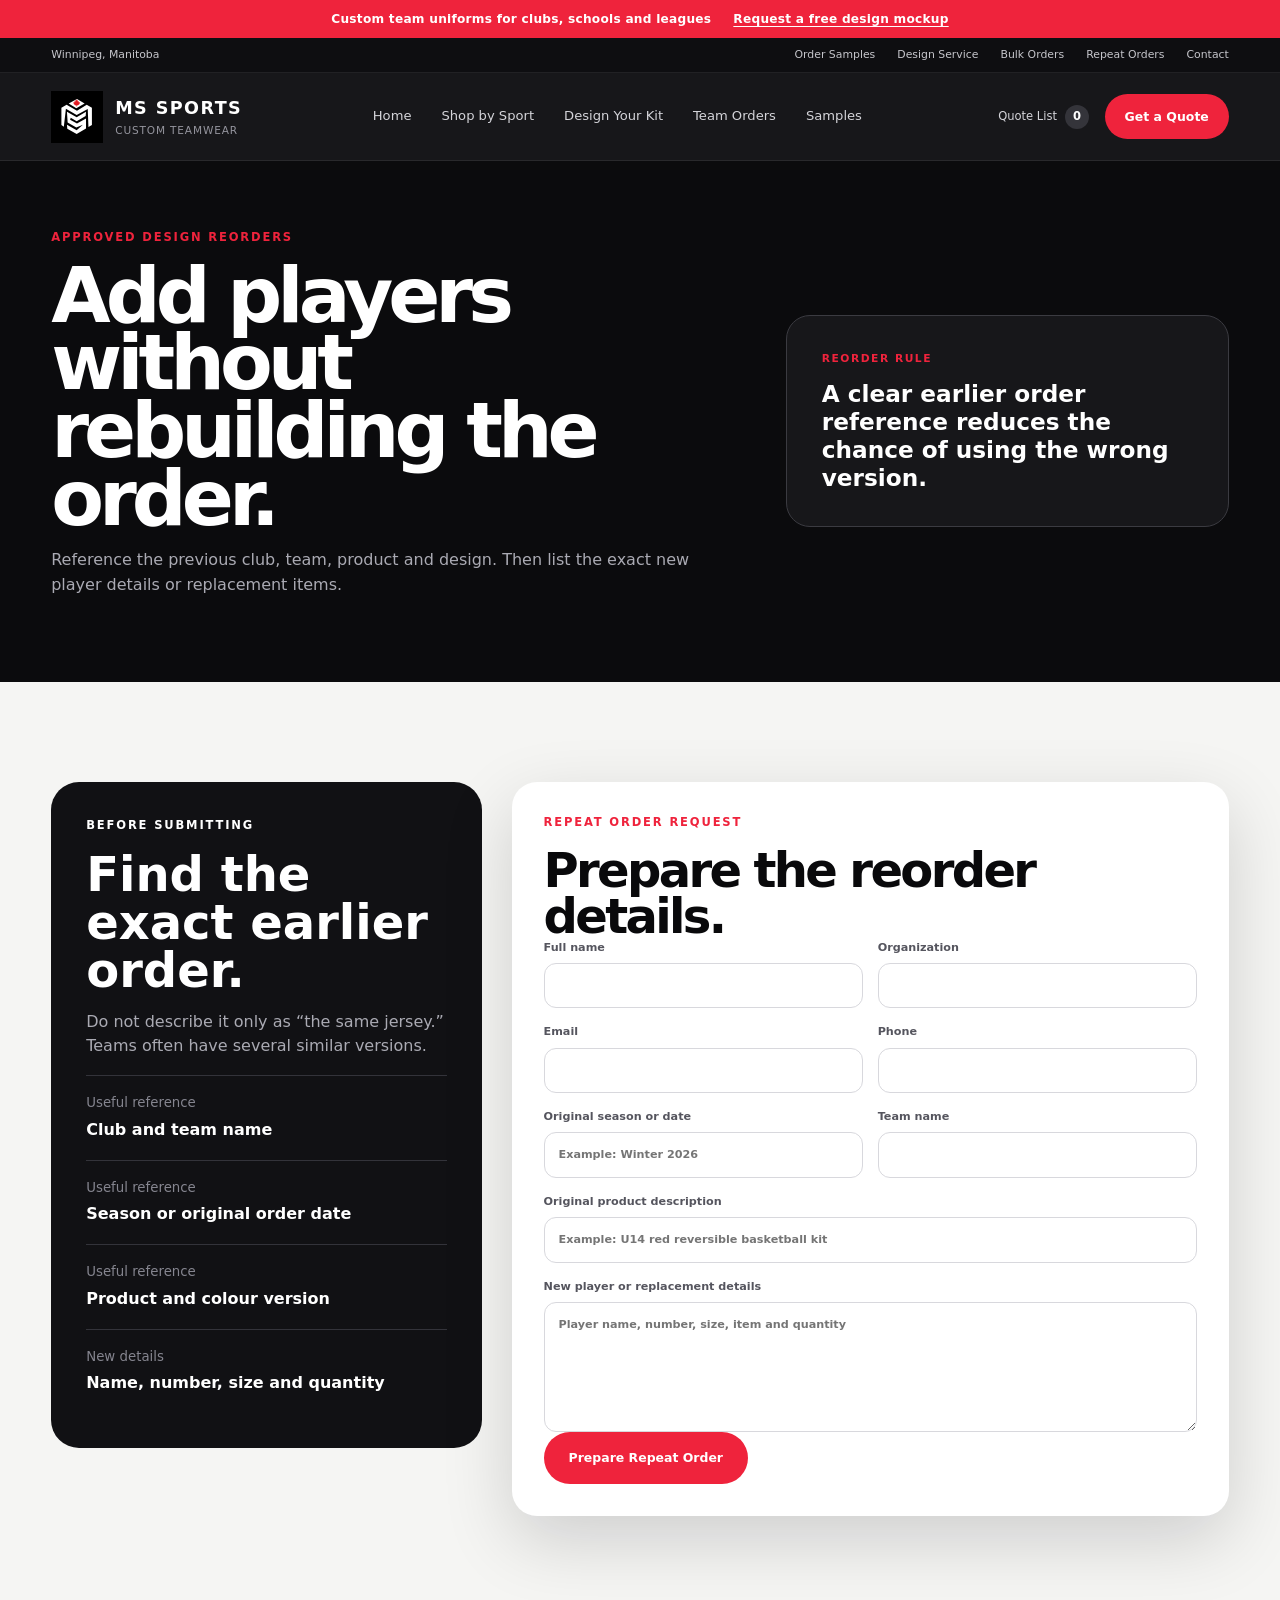
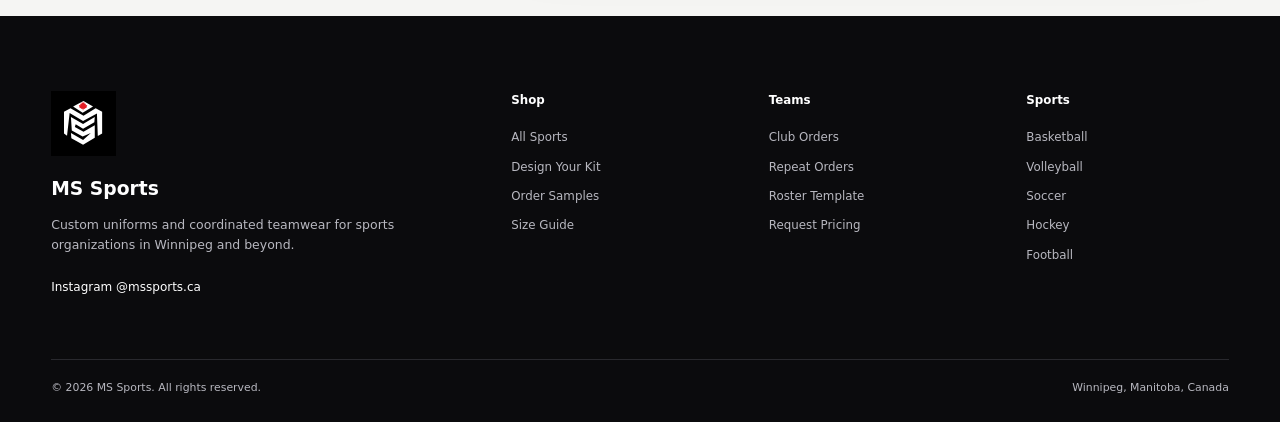
<file: repeat_orders.html>
<!doctype html>
<html lang="en"><head><meta charset="utf-8"><meta name="viewport" content="width=device-width,initial-scale=1"><meta name="description" content="Prepare a repeat custom uniform order using an earlier approved MS Sports design."><meta name="theme-color" content="#0b0b0d"><title>Repeat Orders | MS Sports</title><link rel="icon" href="assets/images/logo.svg"><link rel="stylesheet" href="assets/css/styles.css"></head>
<body data-page="repeat">
<div class="announcement">
  <span>Custom team uniforms for clubs, schools and leagues</span>
  <a href="contact.html">Request a free design mockup</a>
</div>
<div class="utility-bar">
  <div class="utility-inner">
    <span>Winnipeg, Manitoba</span>
    <nav aria-label="Quick links">
      <a href="samples.html">Order Samples</a>
      <a href="customize.html">Design Service</a>
      <a href="team_orders.html">Bulk Orders</a>
      <a href="repeat_orders.html">Repeat Orders</a>
      <a href="contact.html">Contact</a>
    </nav>
  </div>
</div>
<header class="site-header">
  <a class="brand" href="index.html" aria-label="MS Sports home">
    <img src="assets/images/logo.svg" alt="MS Sports logo">
    <span><strong>MS SPORTS</strong><small>Custom Teamwear</small></span>
  </a>
  <button class="menu-toggle" type="button" aria-expanded="false" aria-controls="main-nav"><span></span><span></span><span></span><span class="sr-only">Open navigation</span></button>
  <nav id="main-nav" class="main-nav" aria-label="Main navigation">
    <a href="index.html" data-nav="home">Home</a>
    <a href="products.html" data-nav="products">Shop by Sport</a>
    <a href="customize.html" data-nav="customize">Design Your Kit</a>
    <a href="team_orders.html" data-nav="teams">Team Orders</a>
    <a href="samples.html" data-nav="samples">Samples</a>
  </nav>
  <div class="header-actions">
    <a class="quote-bag" href="contact.html#quote"><span>Quote List</span><b data-quote-count>0</b></a>
    <a class="nav-cta" href="contact.html">Get a Quote</a>
  </div>
</header>
<main>
<section class="page-hero compact"><div class="wrap page-hero-grid"><div><p class="kicker">Approved design reorders</p><h1>Add players without rebuilding the order.</h1><p>Reference the previous club, team, product and design. Then list the exact new player details or replacement items.</p></div><div class="page-hero-card"><span>REORDER RULE</span><strong>A clear earlier order reference reduces the chance of using the wrong version.</strong></div></div></section>
<section class="section"><div class="wrap"><div class="contact-grid"><div class="contact-info"><p class="kicker white">Before submitting</p><h2>Find the exact earlier order.</h2><p>Do not describe it only as “the same jersey.” Teams often have several similar versions.</p><div class="contact-item"><small>Useful reference</small><strong>Club and team name</strong></div><div class="contact-item"><small>Useful reference</small><strong>Season or original order date</strong></div><div class="contact-item"><small>Useful reference</small><strong>Product and colour version</strong></div><div class="contact-item"><small>New details</small><strong>Name, number, size and quantity</strong></div></div>
<form class="form-card" id="repeatForm"><p class="kicker">Repeat order request</p><h2>Prepare the reorder details.</h2><div class="form-grid"><label>Full name<input name="name" required></label><label>Organization<input name="organization" required></label><label>Email<input type="email" name="email" required></label><label>Phone<input name="phone"></label><label>Original season or date<input name="reference" placeholder="Example: Winter 2026"></label><label>Team name<input name="team"></label><label class="full">Original product description<input name="product" placeholder="Example: U14 red reversible basketball kit"></label><label class="full">New player or replacement details<textarea name="details" required placeholder="Player name, number, size, item and quantity"></textarea></label></div><button class="btn primary" type="submit">Prepare Repeat Order</button><div class="form-result" id="repeatResult"></div></form></div></div></section>
</main>
<footer class="site-footer">
  <div class="wrap footer-grid">
    <div class="footer-brand"><img src="assets/images/logo.svg" alt=""><h3>MS Sports</h3><p>Custom uniforms and coordinated teamwear for sports organizations in Winnipeg and beyond.</p><a class="instagram-link" href="https://www.instagram.com/mssports.ca/" target="_blank" rel="noreferrer">Instagram @mssports.ca</a></div>
    <div class="footer-col"><h4>Shop</h4><a href="products.html">All Sports</a><a href="customize.html">Design Your Kit</a><a href="samples.html">Order Samples</a><a href="size_guide.html">Size Guide</a></div>
    <div class="footer-col"><h4>Teams</h4><a href="team_orders.html">Club Orders</a><a href="repeat_orders.html">Repeat Orders</a><a href="downloads/team_roster_template.csv" download>Roster Template</a><a href="contact.html">Request Pricing</a></div>
    <div class="footer-col"><h4>Sports</h4><a href="products.html#basketball">Basketball</a><a href="products.html#volleyball">Volleyball</a><a href="products.html#soccer">Soccer</a><a href="products.html#hockey">Hockey</a><a href="products.html#football">Football</a></div>
  </div>
  <div class="wrap footer-bottom"><span>© <span data-year></span> MS Sports. All rights reserved.</span><span>Winnipeg, Manitoba, Canada</span></div>
</footer>
<div class="toast" role="status" aria-live="polite" data-toast></div>
<script src="assets/js/app.js"></script>
</body></html>
</file>
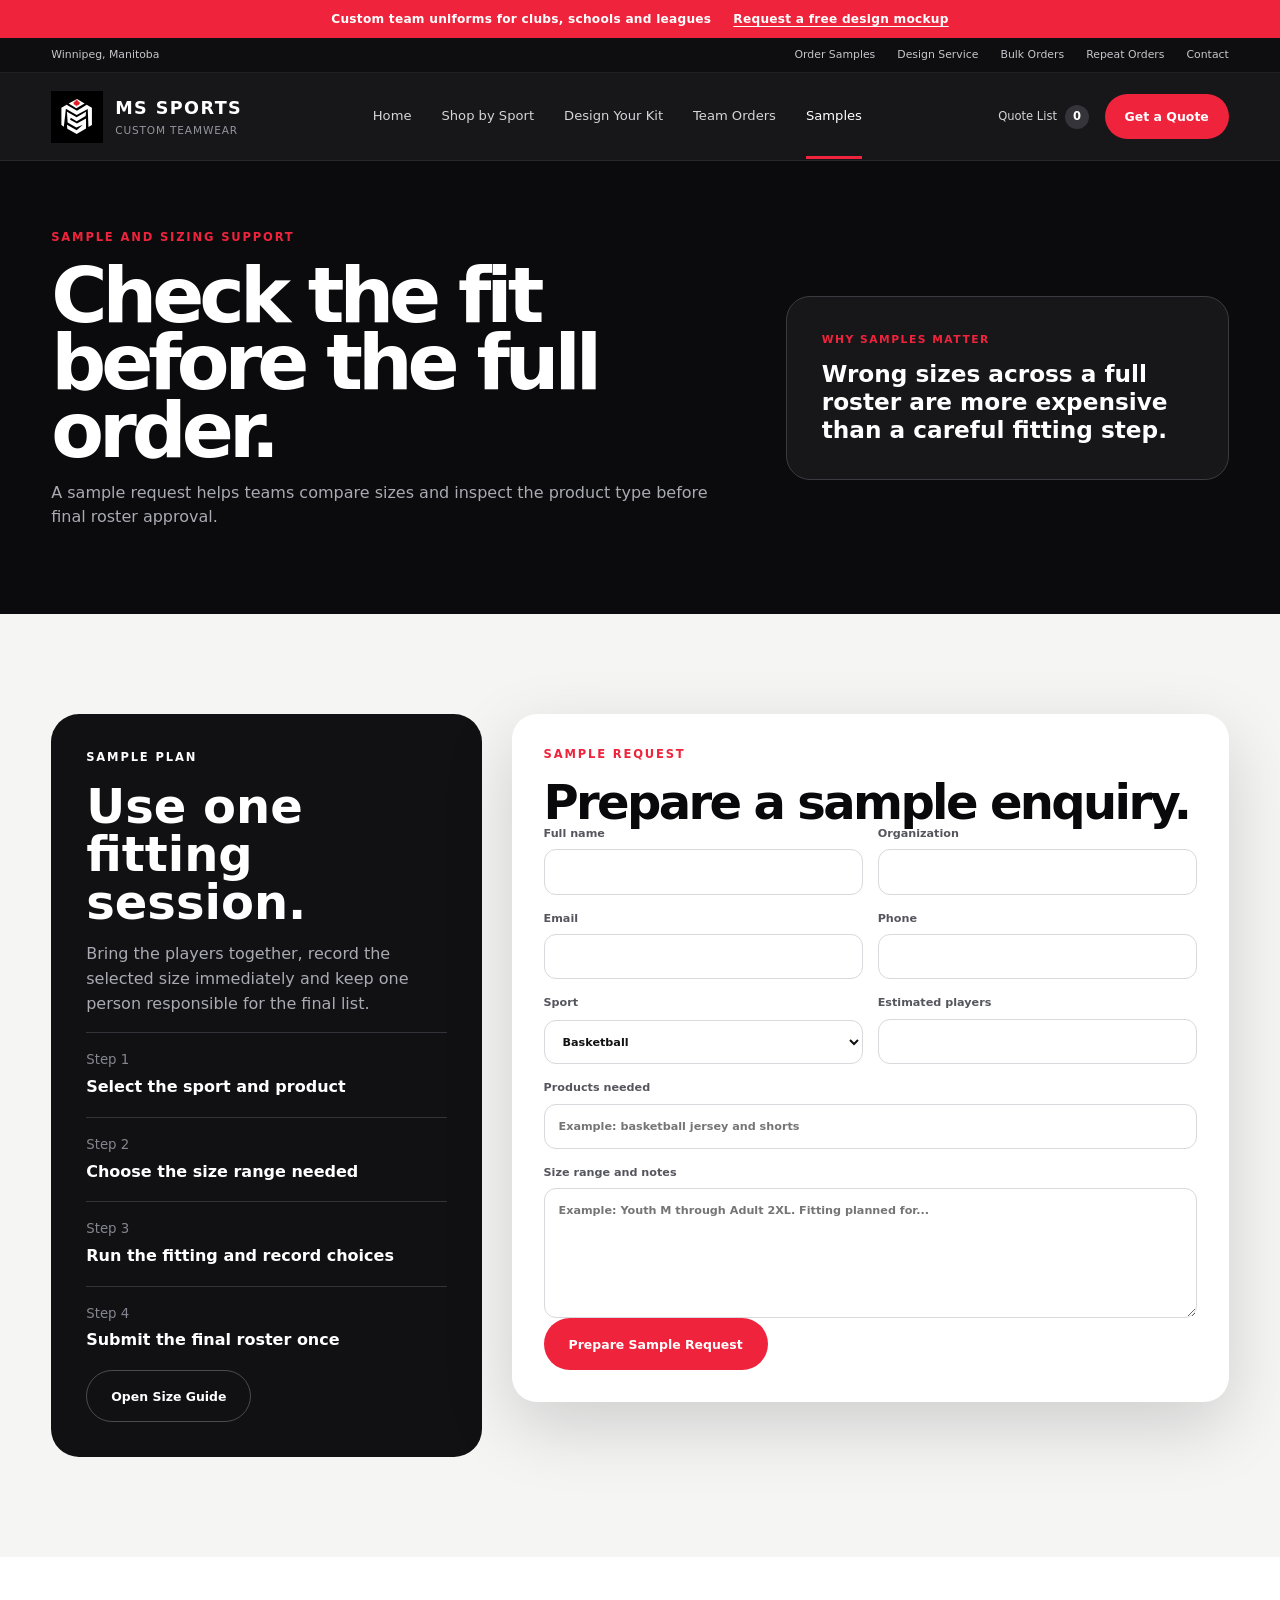
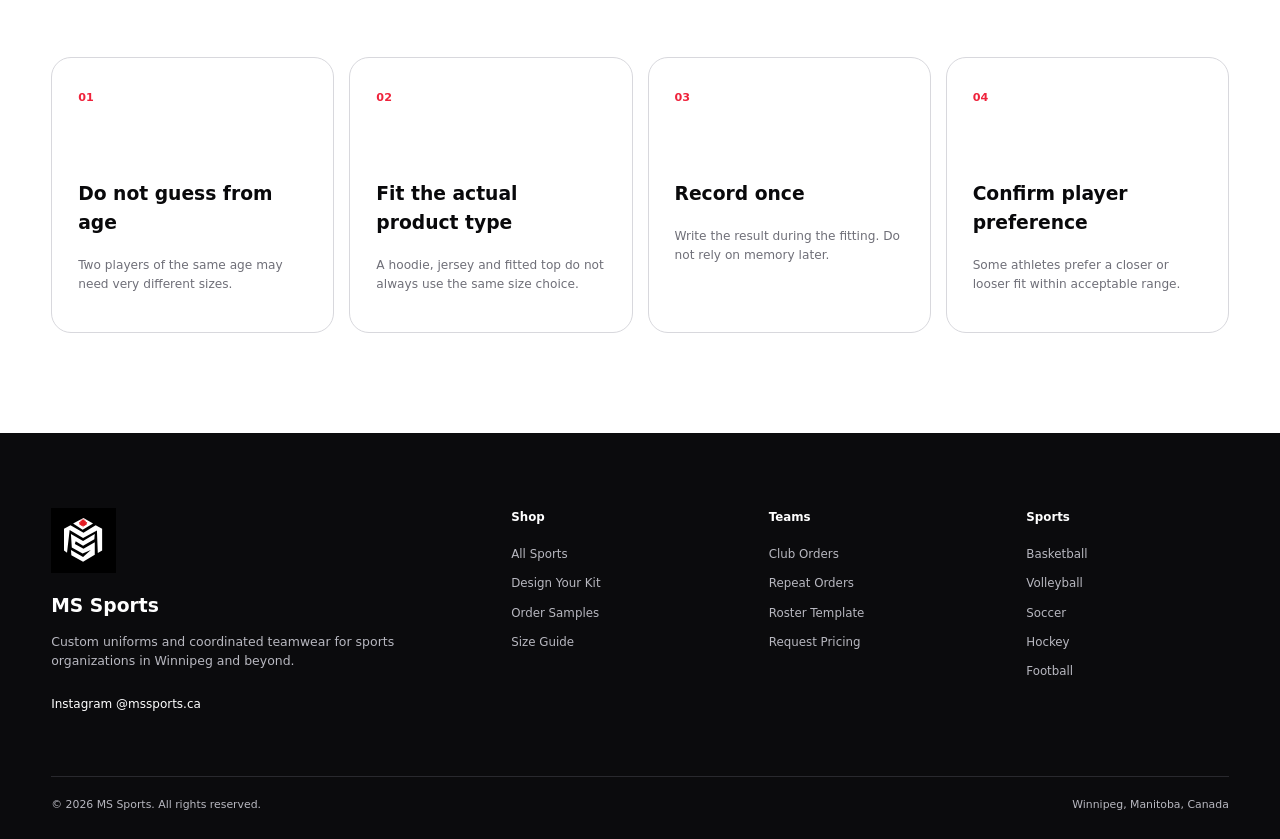
<file: samples.html>
<!doctype html>
<html lang="en"><head><meta charset="utf-8"><meta name="viewport" content="width=device-width,initial-scale=1"><meta name="description" content="Prepare a sports uniform sample and sizing request for MS Sports."><meta name="theme-color" content="#0b0b0d"><title>Order Samples | MS Sports</title><link rel="icon" href="assets/images/logo.svg"><link rel="stylesheet" href="assets/css/styles.css"></head>
<body data-page="samples">
<div class="announcement">
  <span>Custom team uniforms for clubs, schools and leagues</span>
  <a href="contact.html">Request a free design mockup</a>
</div>
<div class="utility-bar">
  <div class="utility-inner">
    <span>Winnipeg, Manitoba</span>
    <nav aria-label="Quick links">
      <a href="samples.html">Order Samples</a>
      <a href="customize.html">Design Service</a>
      <a href="team_orders.html">Bulk Orders</a>
      <a href="repeat_orders.html">Repeat Orders</a>
      <a href="contact.html">Contact</a>
    </nav>
  </div>
</div>
<header class="site-header">
  <a class="brand" href="index.html" aria-label="MS Sports home">
    <img src="assets/images/logo.svg" alt="MS Sports logo">
    <span><strong>MS SPORTS</strong><small>Custom Teamwear</small></span>
  </a>
  <button class="menu-toggle" type="button" aria-expanded="false" aria-controls="main-nav"><span></span><span></span><span></span><span class="sr-only">Open navigation</span></button>
  <nav id="main-nav" class="main-nav" aria-label="Main navigation">
    <a href="index.html" data-nav="home">Home</a>
    <a href="products.html" data-nav="products">Shop by Sport</a>
    <a href="customize.html" data-nav="customize">Design Your Kit</a>
    <a href="team_orders.html" data-nav="teams">Team Orders</a>
    <a href="samples.html" data-nav="samples">Samples</a>
  </nav>
  <div class="header-actions">
    <a class="quote-bag" href="contact.html#quote"><span>Quote List</span><b data-quote-count>0</b></a>
    <a class="nav-cta" href="contact.html">Get a Quote</a>
  </div>
</header>
<main>
<section class="page-hero compact"><div class="wrap page-hero-grid"><div><p class="kicker">Sample and sizing support</p><h1>Check the fit before the full order.</h1><p>A sample request helps teams compare sizes and inspect the product type before final roster approval.</p></div><div class="page-hero-card"><span>WHY SAMPLES MATTER</span><strong>Wrong sizes across a full roster are more expensive than a careful fitting step.</strong></div></div></section>
<section class="section"><div class="wrap"><div class="contact-grid"><div class="contact-info"><p class="kicker white">Sample plan</p><h2>Use one fitting session.</h2><p>Bring the players together, record the selected size immediately and keep one person responsible for the final list.</p><div class="contact-item"><small>Step 1</small><strong>Select the sport and product</strong></div><div class="contact-item"><small>Step 2</small><strong>Choose the size range needed</strong></div><div class="contact-item"><small>Step 3</small><strong>Run the fitting and record choices</strong></div><div class="contact-item"><small>Step 4</small><strong>Submit the final roster once</strong></div><a class="btn ghost light" href="size_guide.html">Open Size Guide</a></div>
<form class="form-card" id="sampleForm"><p class="kicker">Sample request</p><h2>Prepare a sample enquiry.</h2><div class="form-grid"><label>Full name<input name="name" required></label><label>Organization<input name="organization"></label><label>Email<input type="email" name="email" required></label><label>Phone<input name="phone"></label><label>Sport<select name="sport"><option>Basketball</option><option>Volleyball</option><option>Soccer</option><option>Hockey</option><option>Football</option><option>Baseball</option><option>Other</option></select></label><label>Estimated players<input name="quantity" type="number" min="1"></label><label class="full">Products needed<input name="products" placeholder="Example: basketball jersey and shorts"></label><label class="full">Size range and notes<textarea name="details" placeholder="Example: Youth M through Adult 2XL. Fitting planned for..."></textarea></label></div><button class="btn primary" type="submit">Prepare Sample Request</button><div class="form-result" id="sampleResult"></div></form></div></div></section>
<section class="section surface"><div class="wrap"><div class="info-grid"><article><b>01</b><h3>Do not guess from age</h3><p>Two players of the same age may need very different sizes.</p></article><article><b>02</b><h3>Fit the actual product type</h3><p>A hoodie, jersey and fitted top do not always use the same size choice.</p></article><article><b>03</b><h3>Record once</h3><p>Write the result during the fitting. Do not rely on memory later.</p></article><article><b>04</b><h3>Confirm player preference</h3><p>Some athletes prefer a closer or looser fit within acceptable range.</p></article></div></div></section>
</main>
<footer class="site-footer">
  <div class="wrap footer-grid">
    <div class="footer-brand"><img src="assets/images/logo.svg" alt=""><h3>MS Sports</h3><p>Custom uniforms and coordinated teamwear for sports organizations in Winnipeg and beyond.</p><a class="instagram-link" href="https://www.instagram.com/mssports.ca/" target="_blank" rel="noreferrer">Instagram @mssports.ca</a></div>
    <div class="footer-col"><h4>Shop</h4><a href="products.html">All Sports</a><a href="customize.html">Design Your Kit</a><a href="samples.html">Order Samples</a><a href="size_guide.html">Size Guide</a></div>
    <div class="footer-col"><h4>Teams</h4><a href="team_orders.html">Club Orders</a><a href="repeat_orders.html">Repeat Orders</a><a href="downloads/team_roster_template.csv" download>Roster Template</a><a href="contact.html">Request Pricing</a></div>
    <div class="footer-col"><h4>Sports</h4><a href="products.html#basketball">Basketball</a><a href="products.html#volleyball">Volleyball</a><a href="products.html#soccer">Soccer</a><a href="products.html#hockey">Hockey</a><a href="products.html#football">Football</a></div>
  </div>
  <div class="wrap footer-bottom"><span>© <span data-year></span> MS Sports. All rights reserved.</span><span>Winnipeg, Manitoba, Canada</span></div>
</footer>
<div class="toast" role="status" aria-live="polite" data-toast></div>
<script src="assets/js/app.js"></script>
</body></html>
</file>
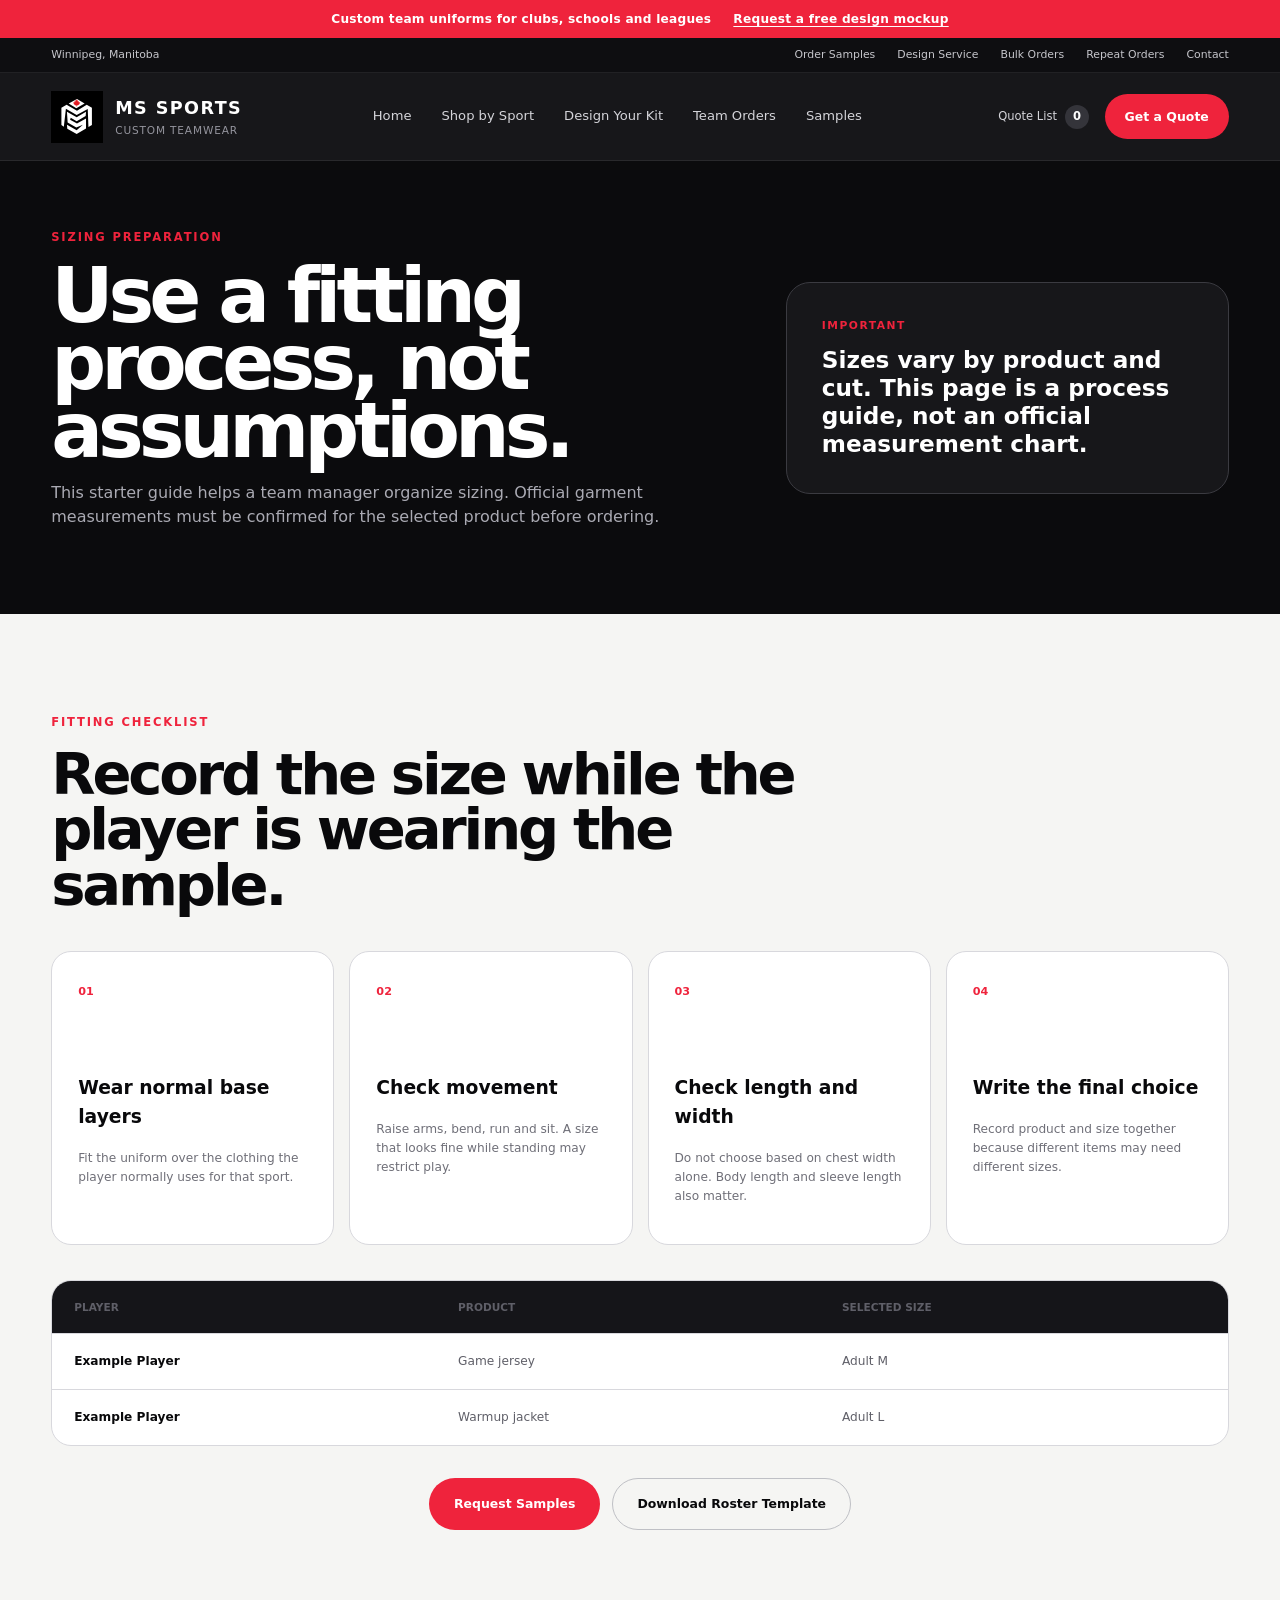
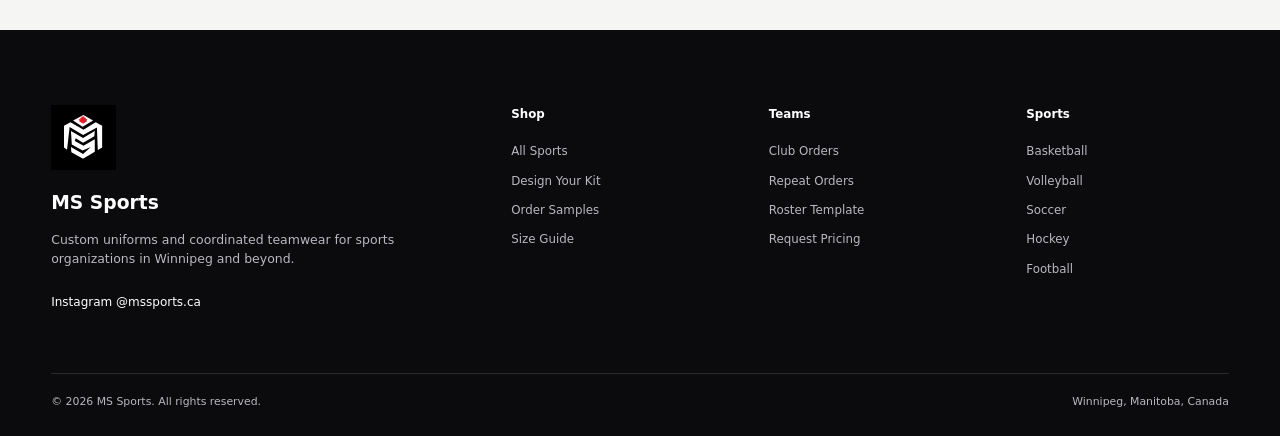
<file: size_guide.html>
<!doctype html>
<html lang="en"><head><meta charset="utf-8"><meta name="viewport" content="width=device-width,initial-scale=1"><meta name="description" content="A practical fitting and roster preparation guide for custom team uniforms."><meta name="theme-color" content="#0b0b0d"><title>Size Guide | MS Sports</title><link rel="icon" href="assets/images/logo.svg"><link rel="stylesheet" href="assets/css/styles.css"></head>
<body data-page="size">
<div class="announcement">
  <span>Custom team uniforms for clubs, schools and leagues</span>
  <a href="contact.html">Request a free design mockup</a>
</div>
<div class="utility-bar">
  <div class="utility-inner">
    <span>Winnipeg, Manitoba</span>
    <nav aria-label="Quick links">
      <a href="samples.html">Order Samples</a>
      <a href="customize.html">Design Service</a>
      <a href="team_orders.html">Bulk Orders</a>
      <a href="repeat_orders.html">Repeat Orders</a>
      <a href="contact.html">Contact</a>
    </nav>
  </div>
</div>
<header class="site-header">
  <a class="brand" href="index.html" aria-label="MS Sports home">
    <img src="assets/images/logo.svg" alt="MS Sports logo">
    <span><strong>MS SPORTS</strong><small>Custom Teamwear</small></span>
  </a>
  <button class="menu-toggle" type="button" aria-expanded="false" aria-controls="main-nav"><span></span><span></span><span></span><span class="sr-only">Open navigation</span></button>
  <nav id="main-nav" class="main-nav" aria-label="Main navigation">
    <a href="index.html" data-nav="home">Home</a>
    <a href="products.html" data-nav="products">Shop by Sport</a>
    <a href="customize.html" data-nav="customize">Design Your Kit</a>
    <a href="team_orders.html" data-nav="teams">Team Orders</a>
    <a href="samples.html" data-nav="samples">Samples</a>
  </nav>
  <div class="header-actions">
    <a class="quote-bag" href="contact.html#quote"><span>Quote List</span><b data-quote-count>0</b></a>
    <a class="nav-cta" href="contact.html">Get a Quote</a>
  </div>
</header>
<main>
<section class="page-hero compact"><div class="wrap page-hero-grid"><div><p class="kicker">Sizing preparation</p><h1>Use a fitting process, not assumptions.</h1><p>This starter guide helps a team manager organize sizing. Official garment measurements must be confirmed for the selected product before ordering.</p></div><div class="page-hero-card"><span>IMPORTANT</span><strong>Sizes vary by product and cut. This page is a process guide, not an official measurement chart.</strong></div></div></section>
<section class="section"><div class="wrap"><div class="section-head"><p class="kicker">Fitting checklist</p><h2>Record the size while the player is wearing the sample.</h2></div><div class="info-grid"><article><b>01</b><h3>Wear normal base layers</h3><p>Fit the uniform over the clothing the player normally uses for that sport.</p></article><article><b>02</b><h3>Check movement</h3><p>Raise arms, bend, run and sit. A size that looks fine while standing may restrict play.</p></article><article><b>03</b><h3>Check length and width</h3><p>Do not choose based on chest width alone. Body length and sleeve length also matter.</p></article><article><b>04</b><h3>Write the final choice</h3><p>Record product and size together because different items may need different sizes.</p></article></div>
<div class="roster-example"><div class="workflow-row head"><span>Player</span><span>Product</span><span>Selected size</span></div><div class="workflow-row"><b>Example Player</b><span>Game jersey</span><span>Adult M</span></div><div class="workflow-row"><b>Example Player</b><span>Warmup jacket</span><span>Adult L</span></div></div><div class="actions centered"><a class="btn primary" href="samples.html">Request Samples</a><a class="btn ghost" href="downloads/team_roster_template.csv" download>Download Roster Template</a></div></div></section>
</main>
<footer class="site-footer">
  <div class="wrap footer-grid">
    <div class="footer-brand"><img src="assets/images/logo.svg" alt=""><h3>MS Sports</h3><p>Custom uniforms and coordinated teamwear for sports organizations in Winnipeg and beyond.</p><a class="instagram-link" href="https://www.instagram.com/mssports.ca/" target="_blank" rel="noreferrer">Instagram @mssports.ca</a></div>
    <div class="footer-col"><h4>Shop</h4><a href="products.html">All Sports</a><a href="customize.html">Design Your Kit</a><a href="samples.html">Order Samples</a><a href="size_guide.html">Size Guide</a></div>
    <div class="footer-col"><h4>Teams</h4><a href="team_orders.html">Club Orders</a><a href="repeat_orders.html">Repeat Orders</a><a href="downloads/team_roster_template.csv" download>Roster Template</a><a href="contact.html">Request Pricing</a></div>
    <div class="footer-col"><h4>Sports</h4><a href="products.html#basketball">Basketball</a><a href="products.html#volleyball">Volleyball</a><a href="products.html#soccer">Soccer</a><a href="products.html#hockey">Hockey</a><a href="products.html#football">Football</a></div>
  </div>
  <div class="wrap footer-bottom"><span>© <span data-year></span> MS Sports. All rights reserved.</span><span>Winnipeg, Manitoba, Canada</span></div>
</footer>
<div class="toast" role="status" aria-live="polite" data-toast></div>
<script src="assets/js/app.js"></script>
</body></html>
</file>
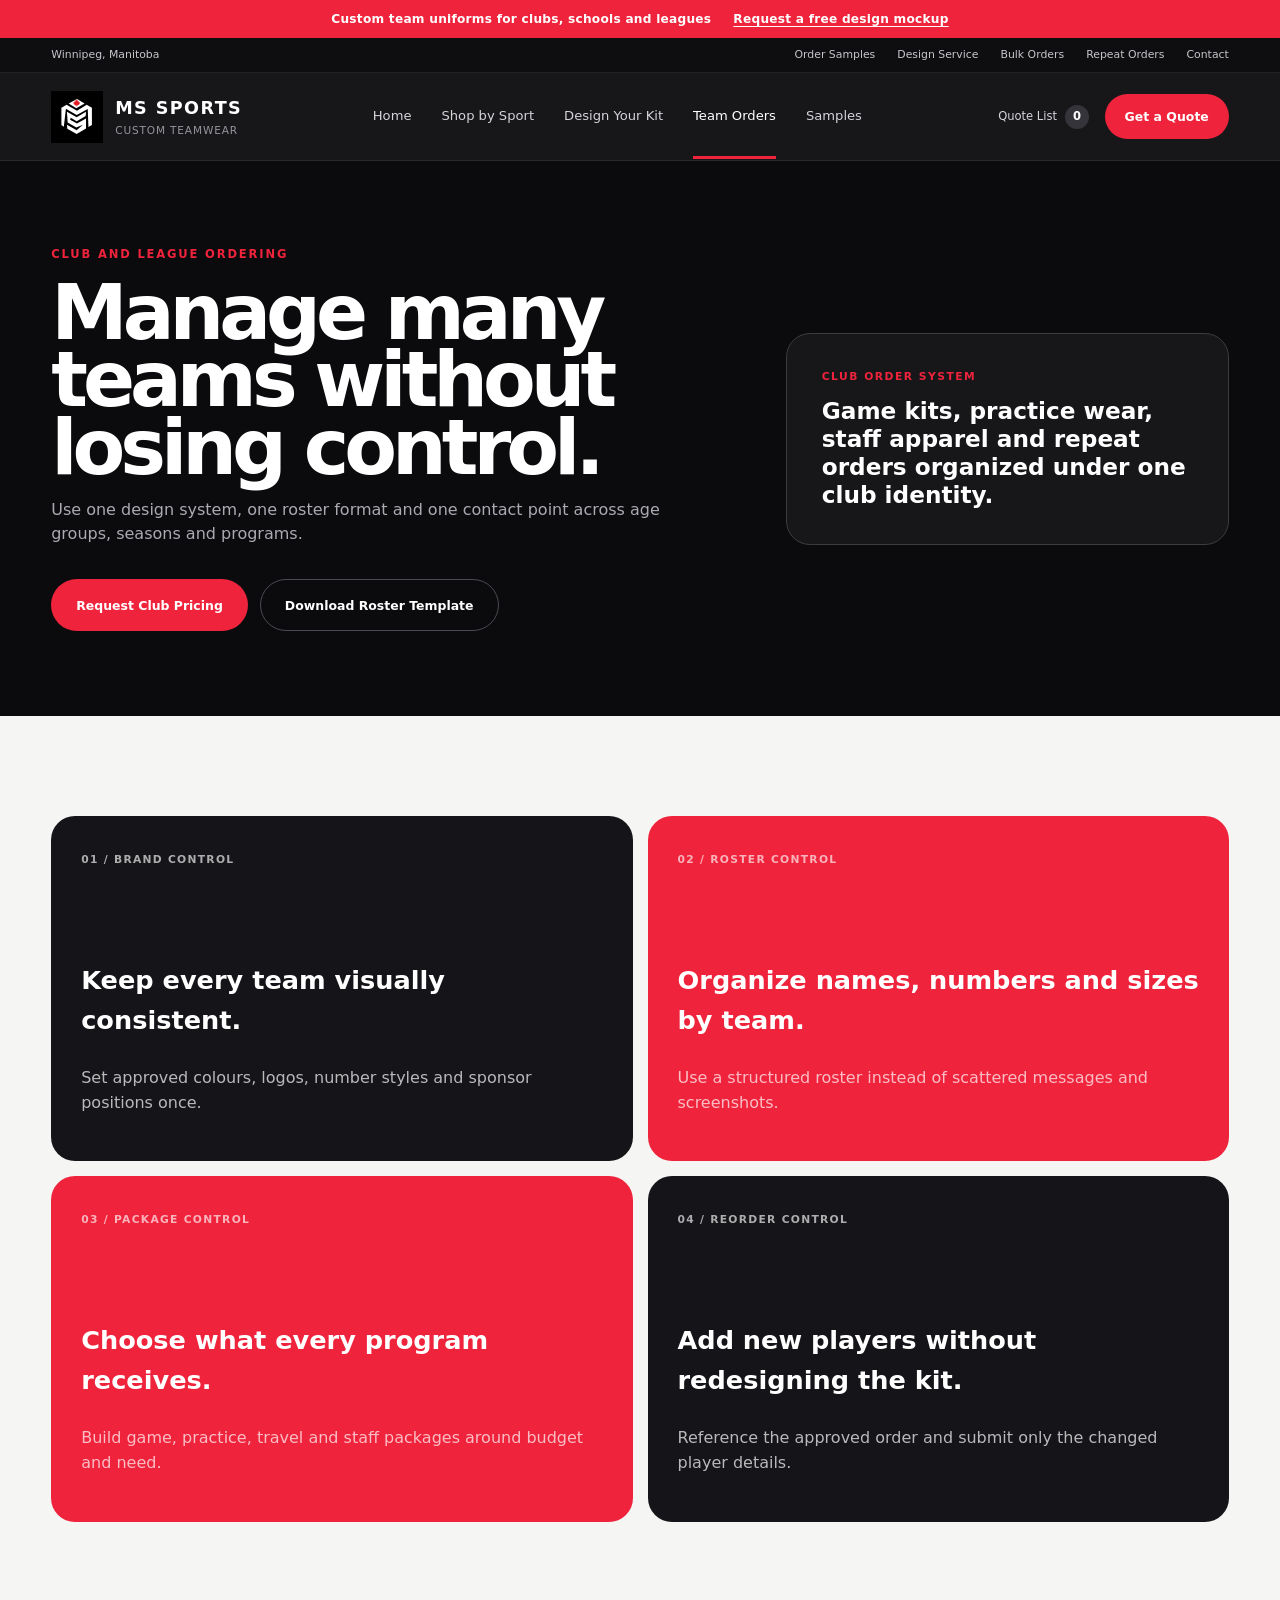
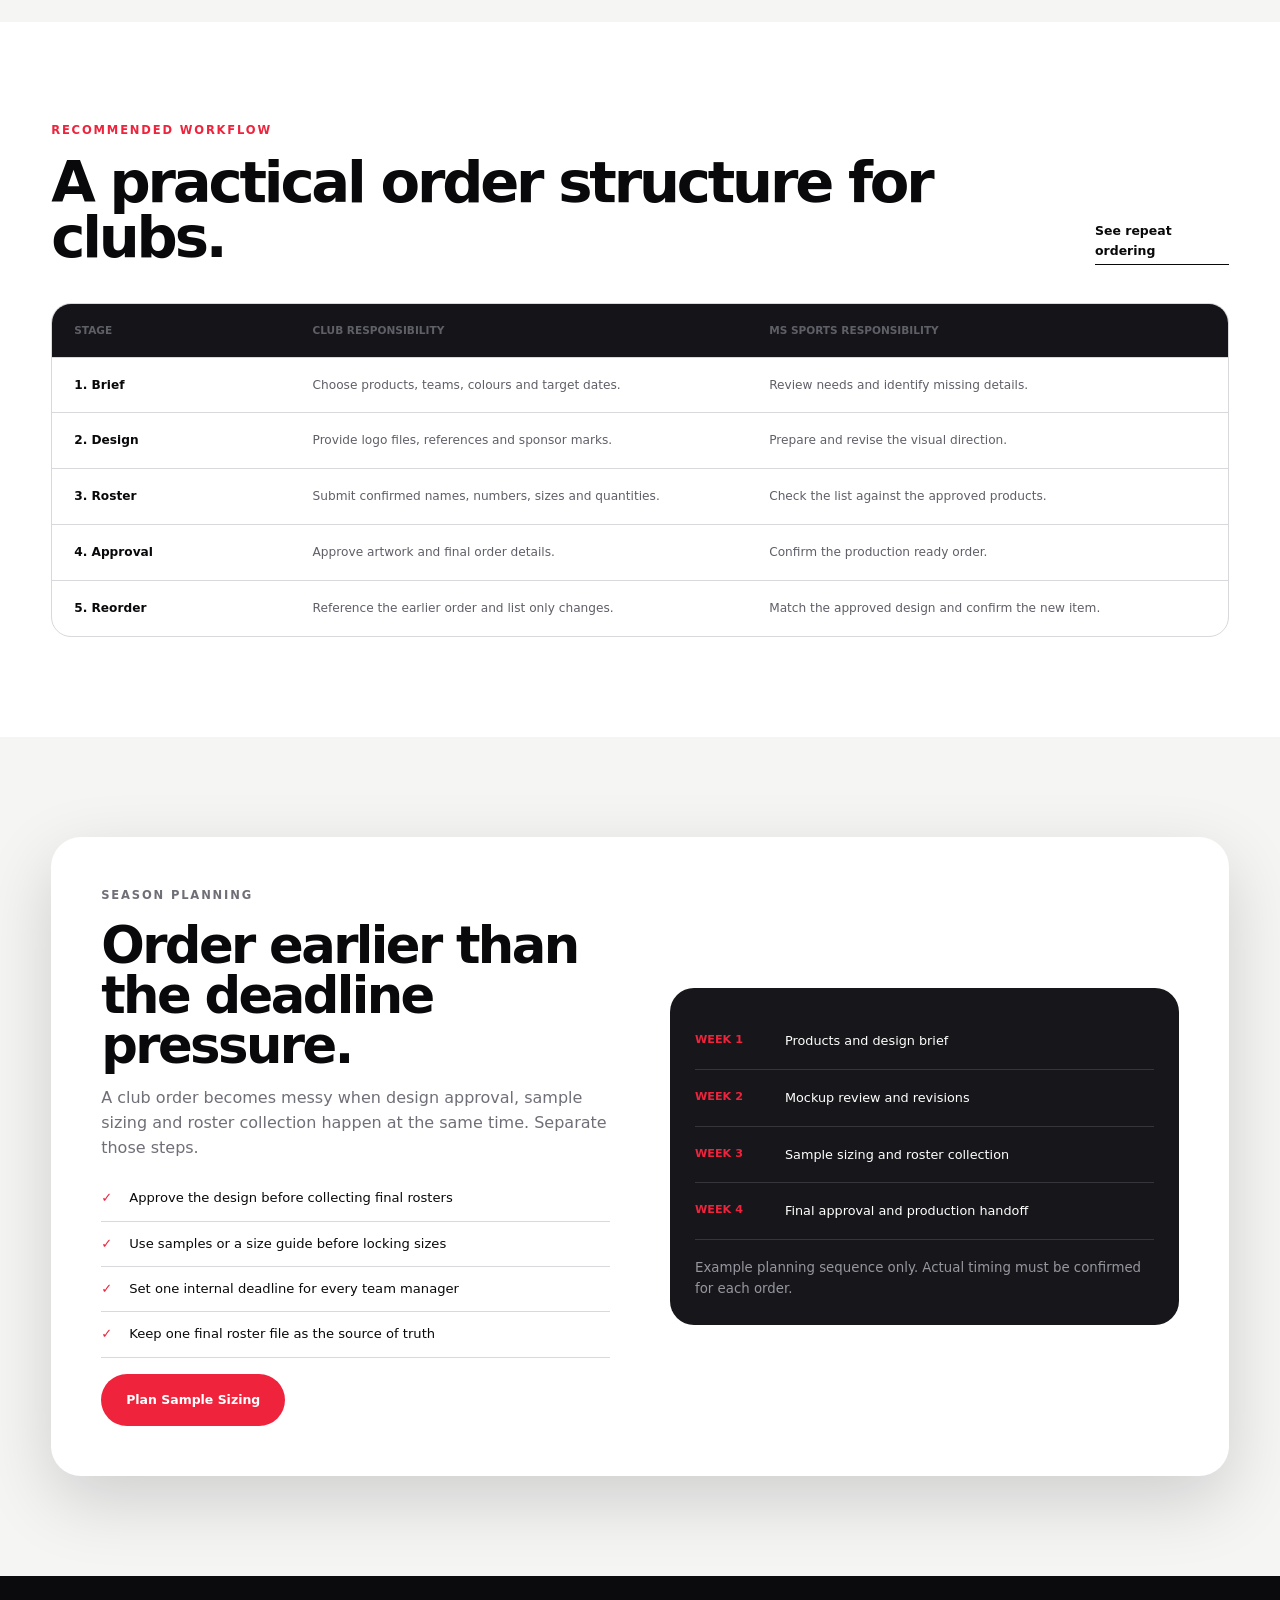
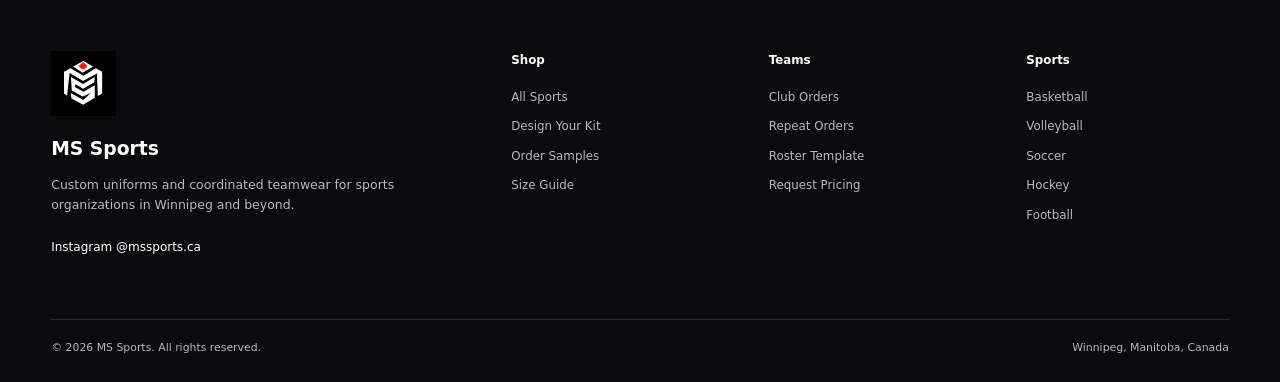
<file: team_orders.html>
<!doctype html>
<html lang="en"><head><meta charset="utf-8"><meta name="viewport" content="width=device-width,initial-scale=1"><meta name="description" content="Club, school and league uniform ordering workflow from MS Sports."><meta name="theme-color" content="#0b0b0d"><title>Team Orders | MS Sports</title><link rel="icon" href="assets/images/logo.svg"><link rel="stylesheet" href="assets/css/styles.css"></head>
<body data-page="teams">
<div class="announcement">
  <span>Custom team uniforms for clubs, schools and leagues</span>
  <a href="contact.html">Request a free design mockup</a>
</div>
<div class="utility-bar">
  <div class="utility-inner">
    <span>Winnipeg, Manitoba</span>
    <nav aria-label="Quick links">
      <a href="samples.html">Order Samples</a>
      <a href="customize.html">Design Service</a>
      <a href="team_orders.html">Bulk Orders</a>
      <a href="repeat_orders.html">Repeat Orders</a>
      <a href="contact.html">Contact</a>
    </nav>
  </div>
</div>
<header class="site-header">
  <a class="brand" href="index.html" aria-label="MS Sports home">
    <img src="assets/images/logo.svg" alt="MS Sports logo">
    <span><strong>MS SPORTS</strong><small>Custom Teamwear</small></span>
  </a>
  <button class="menu-toggle" type="button" aria-expanded="false" aria-controls="main-nav"><span></span><span></span><span></span><span class="sr-only">Open navigation</span></button>
  <nav id="main-nav" class="main-nav" aria-label="Main navigation">
    <a href="index.html" data-nav="home">Home</a>
    <a href="products.html" data-nav="products">Shop by Sport</a>
    <a href="customize.html" data-nav="customize">Design Your Kit</a>
    <a href="team_orders.html" data-nav="teams">Team Orders</a>
    <a href="samples.html" data-nav="samples">Samples</a>
  </nav>
  <div class="header-actions">
    <a class="quote-bag" href="contact.html#quote"><span>Quote List</span><b data-quote-count>0</b></a>
    <a class="nav-cta" href="contact.html">Get a Quote</a>
  </div>
</header>
<main>
<section class="page-hero"><div class="wrap page-hero-grid"><div><p class="kicker">Club and league ordering</p><h1>Manage many teams without losing control.</h1><p>Use one design system, one roster format and one contact point across age groups, seasons and programs.</p><div class="actions"><a class="btn primary" href="contact.html">Request Club Pricing</a><a class="btn ghost light" href="downloads/team_roster_template.csv" download>Download Roster Template</a></div></div><div class="page-hero-card"><span>CLUB ORDER SYSTEM</span><strong>Game kits, practice wear, staff apparel and repeat orders organized under one club identity.</strong></div></div></section>
<section class="section"><div class="wrap"><div class="team-order-grid"><article class="feature-card"><span>01 / BRAND CONTROL</span><h3>Keep every team visually consistent.</h3><p>Set approved colours, logos, number styles and sponsor positions once.</p></article><article class="feature-card"><span>02 / ROSTER CONTROL</span><h3>Organize names, numbers and sizes by team.</h3><p>Use a structured roster instead of scattered messages and screenshots.</p></article><article class="feature-card"><span>03 / PACKAGE CONTROL</span><h3>Choose what every program receives.</h3><p>Build game, practice, travel and staff packages around budget and need.</p></article><article class="feature-card"><span>04 / REORDER CONTROL</span><h3>Add new players without redesigning the kit.</h3><p>Reference the approved order and submit only the changed player details.</p></article></div></div></section>
<section class="section surface"><div class="wrap"><div class="section-head split"><div><p class="kicker">Recommended workflow</p><h2>A practical order structure for clubs.</h2></div><a class="text-link" href="repeat_orders.html">See repeat ordering</a></div><div class="workflow-table"><div class="workflow-row head"><span>Stage</span><span>Club responsibility</span><span>MS Sports responsibility</span></div><div class="workflow-row"><b>1. Brief</b><span>Choose products, teams, colours and target dates.</span><span>Review needs and identify missing details.</span></div><div class="workflow-row"><b>2. Design</b><span>Provide logo files, references and sponsor marks.</span><span>Prepare and revise the visual direction.</span></div><div class="workflow-row"><b>3. Roster</b><span>Submit confirmed names, numbers, sizes and quantities.</span><span>Check the list against the approved products.</span></div><div class="workflow-row"><b>4. Approval</b><span>Approve artwork and final order details.</span><span>Confirm the production ready order.</span></div><div class="workflow-row"><b>5. Reorder</b><span>Reference the earlier order and list only changes.</span><span>Match the approved design and confirm the new item.</span></div></div></div></section>
<section class="section"><div class="wrap"><div class="team-panel"><div><p class="kicker">Season planning</p><h2>Order earlier than the deadline pressure.</h2><p>A club order becomes messy when design approval, sample sizing and roster collection happen at the same time. Separate those steps.</p><ul class="check-list"><li>Approve the design before collecting final rosters</li><li>Use samples or a size guide before locking sizes</li><li>Set one internal deadline for every team manager</li><li>Keep one final roster file as the source of truth</li></ul><a class="btn primary" href="samples.html">Plan Sample Sizing</a></div><div class="timeline-card"><div><b>WEEK 1</b><span>Products and design brief</span></div><div><b>WEEK 2</b><span>Mockup review and revisions</span></div><div><b>WEEK 3</b><span>Sample sizing and roster collection</span></div><div><b>WEEK 4</b><span>Final approval and production handoff</span></div><small>Example planning sequence only. Actual timing must be confirmed for each order.</small></div></div></div></section>
</main>
<footer class="site-footer">
  <div class="wrap footer-grid">
    <div class="footer-brand"><img src="assets/images/logo.svg" alt=""><h3>MS Sports</h3><p>Custom uniforms and coordinated teamwear for sports organizations in Winnipeg and beyond.</p><a class="instagram-link" href="https://www.instagram.com/mssports.ca/" target="_blank" rel="noreferrer">Instagram @mssports.ca</a></div>
    <div class="footer-col"><h4>Shop</h4><a href="products.html">All Sports</a><a href="customize.html">Design Your Kit</a><a href="samples.html">Order Samples</a><a href="size_guide.html">Size Guide</a></div>
    <div class="footer-col"><h4>Teams</h4><a href="team_orders.html">Club Orders</a><a href="repeat_orders.html">Repeat Orders</a><a href="downloads/team_roster_template.csv" download>Roster Template</a><a href="contact.html">Request Pricing</a></div>
    <div class="footer-col"><h4>Sports</h4><a href="products.html#basketball">Basketball</a><a href="products.html#volleyball">Volleyball</a><a href="products.html#soccer">Soccer</a><a href="products.html#hockey">Hockey</a><a href="products.html#football">Football</a></div>
  </div>
  <div class="wrap footer-bottom"><span>© <span data-year></span> MS Sports. All rights reserved.</span><span>Winnipeg, Manitoba, Canada</span></div>
</footer>
<div class="toast" role="status" aria-live="polite" data-toast></div>
<script src="assets/js/app.js"></script>
</body></html>
</file>
<file: assets/css/styles.css>
:root{--red:#ef233c;--red2:#c8162f;--ink:#09090b;--ink2:#151519;--paper:#f5f5f3;--white:#fff;--muted:#6f6f78;--line:#d8d8dd;--soft:#ececef;--max:1240px;--radius:24px;--shadow:0 24px 70px rgba(8,8,11,.16)}
*{box-sizing:border-box}html{scroll-behavior:smooth}body{margin:0;color:var(--ink);background:var(--paper);font-family:Inter,ui-sans-serif,system-ui,-apple-system,BlinkMacSystemFont,"Segoe UI",sans-serif;line-height:1.55}a{color:inherit;text-decoration:none}img{display:block;max-width:100%}button,input,select,textarea{font:inherit}button{cursor:pointer}.sr-only{position:absolute;width:1px;height:1px;overflow:hidden;clip:rect(0,0,0,0);white-space:nowrap}.wrap{width:min(var(--max),92vw);margin:0 auto}.announcement{min-height:38px;padding:8px 4vw;display:flex;justify-content:center;align-items:center;gap:22px;color:#fff;background:var(--red);font-size:.76rem;font-weight:800;letter-spacing:.02em}.announcement a{text-decoration:underline;text-underline-offset:3px}.utility-bar{color:#c6c6cc;background:#0e0e11;border-bottom:1px solid rgba(255,255,255,.08)}.utility-inner{width:min(var(--max),92vw);min-height:34px;margin:auto;display:flex;justify-content:space-between;align-items:center;font-size:.68rem}.utility-inner nav{display:flex;gap:22px}.utility-inner a:hover{color:#fff}.site-header{height:88px;padding:0 max(4vw,calc((100vw - var(--max))/2));display:grid;grid-template-columns:auto 1fr auto;align-items:center;gap:36px;color:#fff;background:#17171a;position:sticky;top:0;z-index:50;border-bottom:1px solid rgba(255,255,255,.08)}.brand{display:flex;align-items:center;gap:12px}.brand img{width:52px;height:52px}.brand span{display:grid}.brand strong{font-size:1.1rem;letter-spacing:.08em}.brand small{color:#95959e;font-size:.66rem;letter-spacing:.08em;text-transform:uppercase}.main-nav{display:flex;justify-content:center;gap:30px;font-size:.82rem}.main-nav a{padding:32px 0;color:#d4d4d9;position:relative}.main-nav a:hover,.main-nav a.active{color:#fff}.main-nav a.active:after{content:"";height:3px;position:absolute;left:0;right:0;bottom:0;background:var(--red)}.header-actions{display:flex;align-items:center;gap:10px}.quote-bag{min-width:102px;display:flex;align-items:center;justify-content:center;gap:8px;color:#d4d4d9;font-size:.72rem}.quote-bag b{min-width:24px;height:24px;padding:0 6px;display:grid;place-items:center;border-radius:999px;color:#fff;background:#34343a}.nav-cta{padding:13px 20px;border-radius:999px;color:#fff;background:var(--red);font-size:.78rem;font-weight:800}.menu-toggle{display:none;width:44px;height:44px;border:0;border-radius:12px;background:#27272c}.menu-toggle span:not(.sr-only){width:20px;height:2px;display:block;margin:4px auto;background:#fff}.hero{color:#fff;background:#08080a;overflow:hidden}.hero-grid{width:min(1380px,100%);min-height:720px;margin:auto;padding-left:max(4vw,calc((100vw - var(--max))/2));display:grid;grid-template-columns:.88fr 1.12fr;align-items:stretch}.hero-copy{padding:110px 45px 80px 0;align-self:center}.kicker{margin:0 0 15px;color:var(--red);font-size:.72rem;font-weight:900;letter-spacing:.16em;text-transform:uppercase}.kicker.white{color:#fff}.hero h1,.page-hero h1{margin:0;font-size:clamp(3.5rem,6vw,6.9rem);line-height:.88;letter-spacing:-.065em;max-width:790px}.hero-lead{max-width:680px;margin:30px 0 0;color:#aaaab3;font-size:1.07rem}.actions{display:flex;gap:12px;align-items:center;margin-top:32px;flex-wrap:wrap}.btn{min-height:52px;padding:0 24px;display:inline-flex;align-items:center;justify-content:center;border:1px solid transparent;border-radius:999px;font-size:.78rem;font-weight:800}.btn.primary{color:#fff;background:var(--red)}.btn.primary:hover,.nav-cta:hover{background:var(--red2)}.btn.ghost{color:var(--ink);border-color:#bfc0c5;background:transparent}.btn.ghost.light{color:#fff;border-color:#4a4a52}.btn.dark{color:#fff;background:#09090b}.hero-proof{margin-top:48px;padding-top:26px;display:grid;grid-template-columns:repeat(3,1fr);gap:24px;border-top:1px solid #2c2c31}.hero-proof div{display:grid;gap:6px}.hero-proof strong{font-size:.94rem}.hero-proof span{color:#8e8e98;font-size:.72rem}.hero-visual{min-width:0;min-height:720px;position:relative;display:grid;place-items:center;background:linear-gradient(145deg,#1e1e23,#111115)}.hero-visual:after{content:"";position:absolute;inset:58% -20% -30% -20%;background:rgba(239,35,60,.14);transform:rotate(-14deg)}.hero-visual>img{width:min(730px,90%);position:relative;z-index:2}.hero-tag{position:absolute;z-index:3;padding:17px 20px;display:grid;gap:2px;border-radius:18px;box-shadow:var(--shadow)}.hero-tag b{font-size:.75rem}.hero-tag span{font-size:.66rem}.tag-a{right:7%;top:22%;color:#111;background:#fff}.tag-b{left:8%;bottom:12%;color:#fff;background:#111;border:1px solid #3c3c42}.action-strip{display:grid;grid-template-columns:repeat(4,1fr);background:#fff;border-bottom:1px solid var(--line)}.action-strip>a{min-height:130px;padding:25px 28px;display:grid;grid-template-columns:auto 1fr auto;gap:18px;align-items:center;border-right:1px solid var(--line)}.action-strip>a:last-child{border-right:0}.action-strip>a:hover{background:#f0f0f2}.action-strip>a>span{font-size:.68rem;font-weight:900;color:var(--red)}.action-strip div{display:grid;gap:4px}.action-strip strong{font-size:.9rem}.action-strip small{color:var(--muted);font-size:.68rem}.action-strip>a>b{font-size:1.3rem}.section{padding:100px 0}.section.tight{padding-top:50px}.section.surface{background:#fff}.section-head{max-width:800px;margin-bottom:38px}.section-head.split{max-width:none;display:flex;justify-content:space-between;align-items:end;gap:30px}.section-head h2,.control-panel h2,.form-card h2{margin:0;font-size:clamp(2.5rem,4.5vw,4.8rem);line-height:.96;letter-spacing:-.055em}.section-head p:not(.kicker){max-width:650px;color:var(--muted)}.text-link{padding-bottom:4px;border-bottom:1px solid var(--ink);font-size:.78rem;font-weight:800}.sport-grid{display:grid;grid-template-columns:repeat(3,1fr);gap:15px}.sport-tile{min-height:255px;padding:26px;position:relative;overflow:hidden;border-radius:22px;color:#fff;background:#17171b}.sport-tile:before{content:"";position:absolute;width:190px;height:190px;right:-60px;bottom:-70px;border-radius:50%;background:rgba(255,255,255,.08)}.sport-tile:hover{transform:translateY(-4px);transition:.25s}.sport-tile>span{font-size:.68rem;font-weight:900;color:rgba(255,255,255,.55)}.sport-ball{margin:30px 0 20px;font-size:2.7rem;color:var(--red)}.sport-tile h3{margin:0;font-size:1.65rem}.sport-tile p{max-width:250px;color:rgba(255,255,255,.66);font-size:.78rem}.sport-tile.volleyball{background:#20385f}.sport-tile.soccer{color:#111;background:#e6e6e7}.sport-tile.soccer p,.sport-tile.soccer>span{color:#666}.sport-tile.hockey{background:#29292f}.sport-tile.football{background:#74182a}.sport-tile.baseball{color:#111;background:#fff;border:1px solid var(--line)}.sport-tile.baseball p,.sport-tile.baseball>span{color:#666}.product-grid{display:grid;grid-template-columns:repeat(4,1fr);gap:15px}.product-card{min-width:0;overflow:hidden;border:1px solid var(--line);border-radius:20px;background:#fff}.product-image{height:315px;padding:18px;display:grid;place-items:center;background:linear-gradient(145deg,#f4f4f5,#e4e4e7)}.product-image img{max-height:290px}.product-info{padding:22px}.product-info small{color:var(--red);font-size:.65rem;font-weight:900;text-transform:uppercase;letter-spacing:.12em}.product-info h3{margin:7px 0;font-size:1.18rem}.product-info p{min-height:56px;margin:0;color:var(--muted);font-size:.76rem}.card-actions{margin-top:17px;display:flex;justify-content:space-between;gap:10px;align-items:center}.card-actions a,.card-actions button{padding:0;border:0;color:#111;background:none;font-size:.72rem;font-weight:900}.card-actions button{color:var(--red)}.product-placeholder{height:315px;display:grid;place-items:center;color:#fff;background:linear-gradient(145deg,#111,#2f1016);font-size:5rem;font-weight:900;letter-spacing:-.08em}.dark-band{color:#fff;background:#111114}.dark-band .section-head p:not(.kicker){color:#aaaab3}.process-grid{display:grid;grid-template-columns:repeat(4,1fr);border:1px solid #34343a;border-radius:24px;overflow:hidden}.process-card{min-height:320px;padding:28px;border-right:1px solid #34343a}.process-card:last-child{border-right:0}.process-card b{color:var(--red);font-size:.72rem}.process-card h3{margin:100px 0 12px;font-size:1.35rem}.process-card p{color:#9b9ba5;font-size:.78rem}.team-panel{padding:50px;display:grid;grid-template-columns:1fr 1fr;gap:60px;align-items:center;border-radius:30px;background:#fff;box-shadow:var(--shadow)}.team-panel h2{margin:0;font-size:clamp(2.5rem,4vw,4.5rem);line-height:.98;letter-spacing:-.05em}.team-panel p{color:var(--muted)}.check-list{padding:0;list-style:none}.check-list li{padding:12px 0 12px 28px;position:relative;border-bottom:1px solid var(--line);font-size:.82rem}.check-list li:before{content:"✓";position:absolute;left:0;color:var(--red);font-weight:900}.team-dashboard{padding:24px;border-radius:24px;color:#fff;background:#151519}.dashboard-head{padding-bottom:18px;display:flex;justify-content:space-between;border-bottom:1px solid #34343a}.dashboard-head strong{font-size:.8rem}.dashboard-head span{color:var(--red);font-size:.64rem;font-weight:900}.order-row{padding:18px 0;display:grid;grid-template-columns:1fr 1.5fr auto;gap:12px;border-bottom:1px solid #34343a;font-size:.72rem}.order-row span{color:#9b9ba5}.order-row em{color:#d4d4d8;font-style:normal}.quote-callout{overflow:hidden;display:grid;grid-template-columns:1.3fr .7fr;border-radius:30px;color:#fff;background:var(--red)}.quote-callout>div:first-child{padding:55px}.quote-callout h2{margin:0;font-size:clamp(2.6rem,5vw,5.5rem);line-height:.93;letter-spacing:-.055em}.quote-callout p{max-width:650px;color:rgba(255,255,255,.78)}.quote-side{min-height:380px;display:grid;place-items:center;background:#161619}.quote-side img{width:180px}.site-footer{padding:75px 0 25px;color:#b8b8c0;background:#0b0b0d}.footer-grid{display:grid;grid-template-columns:2fr repeat(3,1fr);gap:55px}.footer-brand img{width:65px}.footer-brand h3{margin:18px 0 8px;color:#fff}.footer-brand p{max-width:360px;font-size:.78rem}.instagram-link{display:inline-block;margin-top:12px;color:#fff;font-size:.75rem}.footer-col{display:grid;align-content:start;gap:11px;font-size:.74rem}.footer-col h4{margin:0 0 8px;color:#fff}.footer-bottom{margin-top:60px;padding-top:20px;display:flex;justify-content:space-between;border-top:1px solid #29292e;font-size:.68rem}.page-hero{padding:85px 0;color:#fff;background:#0b0b0d}.page-hero.compact{padding:68px 0}.page-hero-grid{display:grid;grid-template-columns:1.2fr .8fr;gap:70px;align-items:center}.page-hero h1{font-size:clamp(3.3rem,6vw,6.5rem)}.page-hero p:not(.kicker){max-width:720px;color:#aaaab3}.page-hero-card{padding:35px;display:grid;gap:12px;border:1px solid #3b3b41;border-radius:24px;background:#17171a}.page-hero-card span{color:var(--red);font-size:.67rem;font-weight:900;letter-spacing:.14em}.page-hero-card strong{font-size:1.45rem;line-height:1.2}.page-hero-card a{margin-top:10px;color:#fff;font-size:.72rem;text-decoration:underline}.catalog-toolbar{display:flex;justify-content:space-between;gap:30px;align-items:end}.catalog-toolbar h2{margin:0;font-size:clamp(2.3rem,4vw,4.4rem);line-height:1;letter-spacing:-.05em}.search-box input{width:min(360px,80vw);padding:14px 17px;border:1px solid var(--line);border-radius:999px;background:#fff}.filter-row{margin:30px 0;display:flex;flex-wrap:wrap;gap:9px}.filter-row button{padding:10px 16px;border:1px solid #c9c9cf;border-radius:999px;background:#fff;font-size:.7rem;font-weight:800}.filter-row button.active{color:#fff;background:#111;border-color:#111}.catalog-grid{grid-template-columns:repeat(4,1fr)}.empty-state{padding:50px;text-align:center;border:1px dashed #aaa;border-radius:18px;color:var(--muted)}.package-grid{display:grid;grid-template-columns:repeat(4,1fr);gap:14px}.package-grid article{min-height:210px;padding:27px;border-radius:20px;color:#fff;background:#18181c}.package-grid article:nth-child(2){background:var(--red)}.package-grid span{font-size:.66rem;font-weight:900;color:rgba(255,255,255,.6)}.package-grid h3{margin-top:65px}.package-grid p{color:rgba(255,255,255,.68);font-size:.76rem}.customizer{display:grid;grid-template-columns:.75fr 1.25fr;gap:24px;align-items:start}.control-panel,.form-card{padding:32px;border-radius:25px;background:#fff;box-shadow:var(--shadow)}.control-panel h2,.form-card h2{font-size:3rem}.control-group{display:grid;gap:15px;margin:22px 0}.control-panel label,.form-card label{display:grid;gap:7px;color:#55555e;font-size:.7rem;font-weight:800}.control-panel input,.control-panel select,.form-card input,.form-card select,.form-card textarea{width:100%;padding:13px 14px;border:1px solid var(--line);border-radius:12px;background:#fff;color:#111}.color-row{display:grid;grid-template-columns:repeat(3,1fr);gap:10px}.color-row input[type=color]{height:54px;padding:3px}.designer-actions{display:flex;gap:10px;flex-wrap:wrap;align-items:center}.text-button{padding:8px 0;border:0;background:none;color:var(--red);font-size:.72rem;font-weight:900}.saved-design{margin-top:17px;padding:13px;border-left:3px solid var(--red);background:#f2f2f4;font-size:.72rem}.preview-panel{min-height:710px;position:sticky;top:110px;padding:30px;display:grid;place-items:center;border-radius:25px;background:radial-gradient(circle at 50% 25%,#fff,#e5e5e7 68%,#d2d2d6)}.jersey-preview{width:min(530px,100%);filter:drop-shadow(0 28px 28px rgba(0,0,0,.24))}.preview-note{position:absolute;left:24px;right:24px;bottom:24px;padding:14px 16px;display:grid;border-radius:15px;color:#fff;background:rgba(11,11,13,.86);font-size:.7rem}.preview-note span{color:#b5b5bd}.info-grid{display:grid;grid-template-columns:repeat(4,1fr);gap:15px}.info-grid article{min-height:250px;padding:26px;border:1px solid var(--line);border-radius:20px;background:#fff}.info-grid b{color:var(--red);font-size:.7rem}.info-grid h3{margin-top:70px}.info-grid p{color:var(--muted);font-size:.76rem}.team-order-grid{display:grid;grid-template-columns:1fr 1fr;gap:15px}.feature-card{min-height:300px;padding:30px;border-radius:24px;color:#fff;background:#151519}.feature-card:nth-child(2),.feature-card:nth-child(3){background:var(--red)}.feature-card span{color:rgba(255,255,255,.65);font-size:.67rem;font-weight:900;letter-spacing:.12em}.feature-card h3{margin-top:90px;font-size:1.6rem}.feature-card p{color:rgba(255,255,255,.7)}.workflow-table,.roster-example{overflow:hidden;border:1px solid var(--line);border-radius:20px;background:#fff}.workflow-row{padding:18px 22px;display:grid;grid-template-columns:.6fr 1.2fr 1.2fr;gap:20px;border-bottom:1px solid var(--line);font-size:.76rem}.workflow-row:last-child{border-bottom:0}.workflow-row.head{color:#fff;background:#151519;font-size:.66rem;font-weight:900;text-transform:uppercase}.workflow-row span{color:#5f5f68}.timeline-card{padding:25px;border-radius:24px;color:#fff;background:#17171b}.timeline-card div{padding:18px 0;display:grid;grid-template-columns:90px 1fr;border-bottom:1px solid #35353b}.timeline-card b{color:var(--red);font-size:.7rem}.timeline-card span{font-size:.8rem}.timeline-card small{display:block;margin-top:18px;color:#96969f}.contact-grid{display:grid;grid-template-columns:.75fr 1.25fr;gap:30px;align-items:start}.contact-info{padding:35px;border-radius:28px;color:#fff;background:#111114}.contact-info h2{margin:0;font-size:3rem;line-height:1}.contact-info p{color:#aaaab3}.contact-item{padding:17px 0;border-top:1px solid #33333a}.contact-item small{display:block;color:#85858f}.contact-item a,.contact-item strong{display:block;margin-top:4px}.form-grid{display:grid;grid-template-columns:1fr 1fr;gap:15px}.form-card textarea{min-height:130px;resize:vertical}.form-card .full{grid-column:1/-1}.form-result{display:none;margin-top:20px;padding:18px;border-radius:15px;background:#f0f0f2;white-space:pre-wrap;font-size:.75rem}.form-result.active{display:block}.notice{margin-top:18px;padding:15px;border-left:3px solid var(--red);background:#222228;color:#bcbcc4;font-size:.7rem}.roster-example{margin-top:35px}.roster-example .workflow-row{grid-template-columns:1fr 1fr 1fr}.actions.centered{justify-content:center}.toast{position:fixed;right:22px;bottom:22px;z-index:80;padding:13px 17px;border-radius:12px;color:#fff;background:#111;box-shadow:var(--shadow);opacity:0;transform:translateY(10px);pointer-events:none;transition:.25s;font-size:.75rem}.toast.show{opacity:1;transform:none}.reveal{opacity:0;transform:translateY(18px);transition:opacity .6s,transform .6s}.reveal.visible{opacity:1;transform:none}
@media(max-width:1120px){.main-nav{gap:18px}.header-actions .quote-bag{display:none}.hero-grid{grid-template-columns:1fr}.hero-copy{padding-right:5vw}.hero-visual{min-height:650px}.action-strip{grid-template-columns:repeat(2,1fr)}.action-strip>a:nth-child(2){border-right:0}.action-strip>a:nth-child(-n+2){border-bottom:1px solid var(--line)}.product-grid,.catalog-grid{grid-template-columns:repeat(2,1fr)}.page-hero-grid{grid-template-columns:1fr}.customizer{grid-template-columns:1fr}.preview-panel{position:relative;top:auto}.process-grid{grid-template-columns:repeat(2,1fr)}.process-card:nth-child(2){border-right:0}.process-card:nth-child(-n+2){border-bottom:1px solid #34343a}.package-grid,.info-grid{grid-template-columns:repeat(2,1fr)}}
@media(max-width:850px){.utility-bar{display:none}.site-header{height:74px;grid-template-columns:auto auto 1fr}.brand img{width:44px;height:44px}.menu-toggle{display:block;justify-self:end;order:3}.main-nav{position:absolute;left:4vw;right:4vw;top:78px;padding:14px;display:none;flex-direction:column;gap:0;border:1px solid #34343a;border-radius:18px;background:#151519;box-shadow:var(--shadow)}.main-nav.open{display:flex}.main-nav a{padding:12px}.main-nav a.active:after{display:none}.header-actions{justify-self:end}.hero-grid{padding:0 4vw}.hero-copy{padding:75px 0 55px}.hero-visual{min-height:580px}.hero-proof{grid-template-columns:1fr}.sport-grid{grid-template-columns:repeat(2,1fr)}.team-panel,.quote-callout,.contact-grid{grid-template-columns:1fr}.quote-side{min-height:250px}.footer-grid{grid-template-columns:1fr 1fr}.catalog-toolbar{align-items:start;flex-direction:column}.workflow-row{grid-template-columns:1fr}.workflow-row.head{display:none}.workflow-row b{color:var(--red)}.page-hero{padding:60px 0}}
@media(max-width:570px){.announcement span{display:none}.site-header{padding:0 4vw;gap:12px}.brand span{display:none}.header-actions{display:none}.hero h1,.page-hero h1{font-size:clamp(3rem,15vw,4.7rem)}.hero-visual{min-height:455px}.hero-tag{display:none}.action-strip,.sport-grid,.product-grid,.catalog-grid,.package-grid,.info-grid,.team-order-grid,.footer-grid,.form-grid,.process-grid{grid-template-columns:1fr}.action-strip>a{border-right:0;border-bottom:1px solid var(--line)}.section{padding:75px 0}.section-head.split{display:block}.product-image,.product-placeholder{height:280px}.process-card{border-right:0;border-bottom:1px solid #34343a}.process-card h3{margin-top:55px}.team-panel{padding:28px}.order-row{grid-template-columns:1fr}.quote-callout>div:first-child{padding:35px 25px}.footer-bottom{display:block}.footer-bottom span{display:block;margin-top:8px}.page-hero-card{padding:25px}.color-row{grid-template-columns:1fr}.control-panel,.form-card{padding:22px}.preview-panel{min-height:480px}.form-card .full{grid-column:auto}.designer-actions .btn{width:100%}.info-grid article{min-height:220px}}
@media(prefers-reduced-motion:reduce){*{scroll-behavior:auto!important;transition:none!important}.reveal{opacity:1;transform:none}}
</file>
